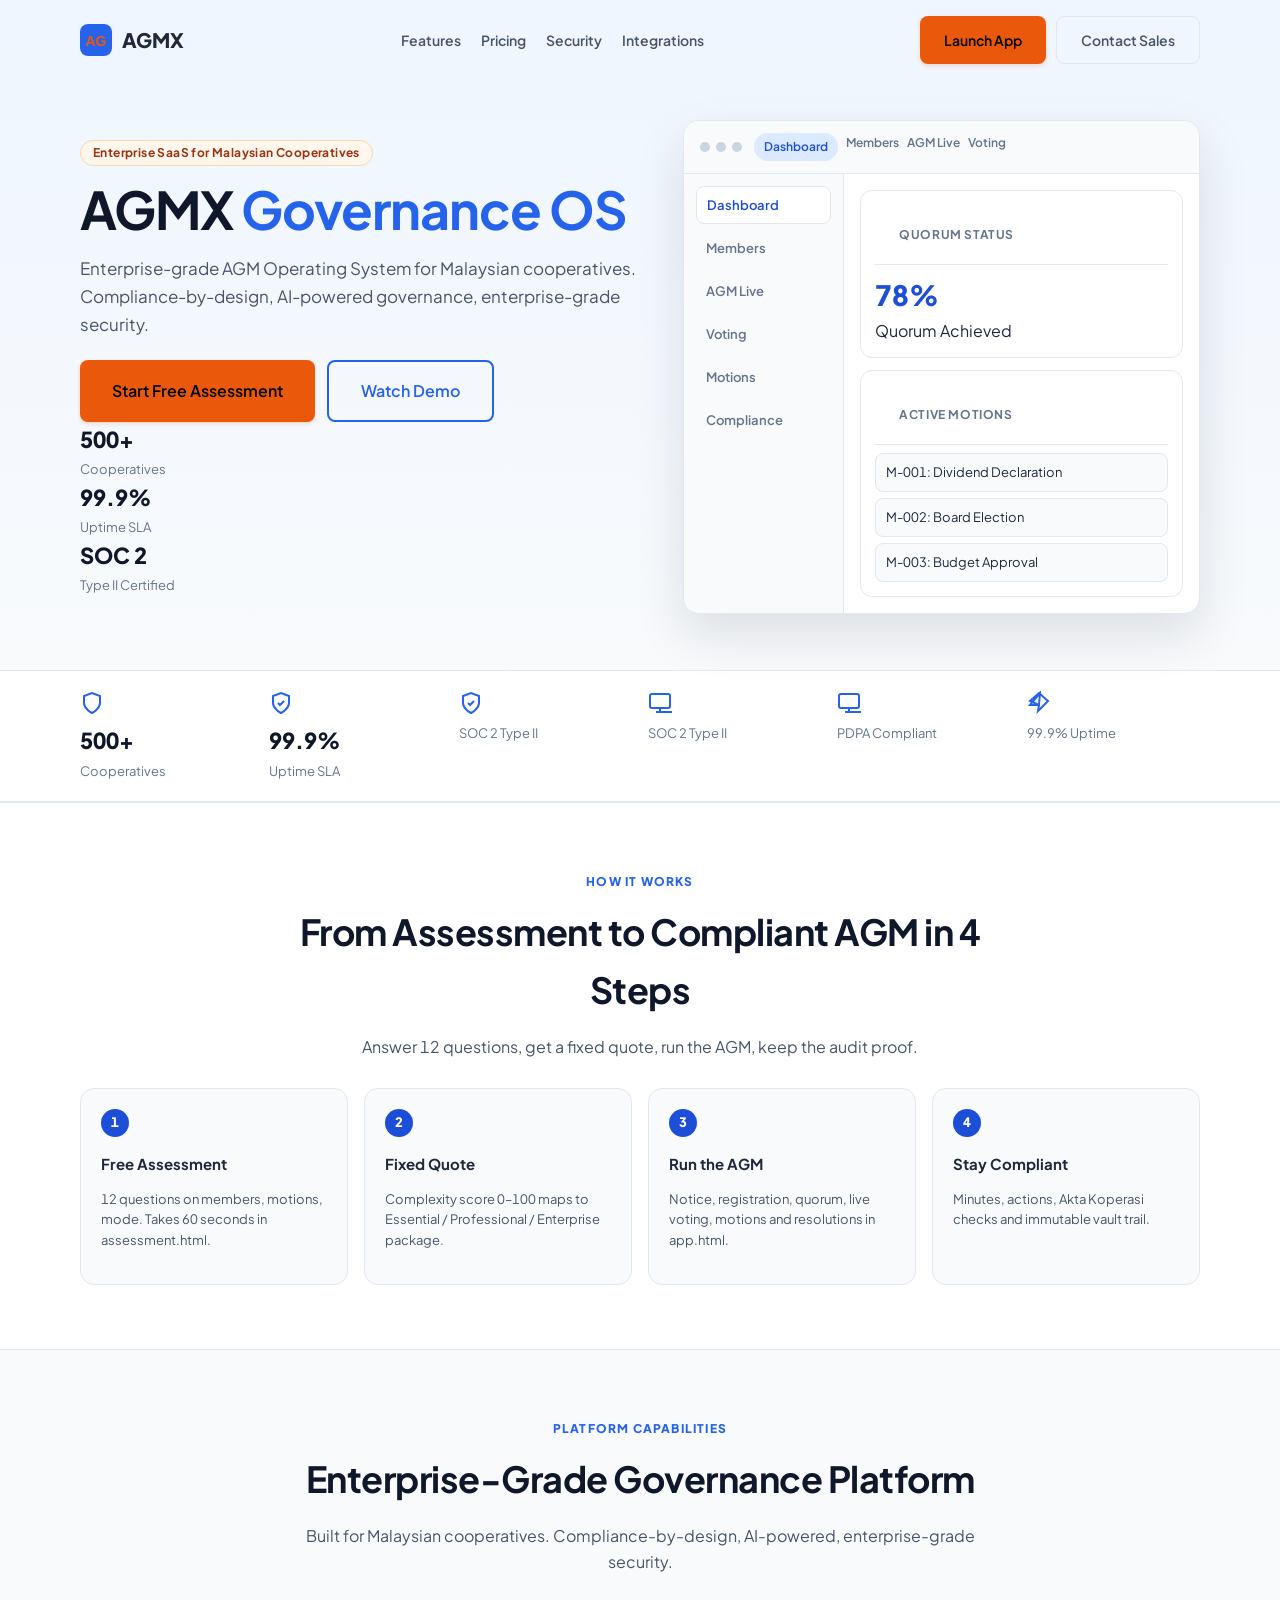
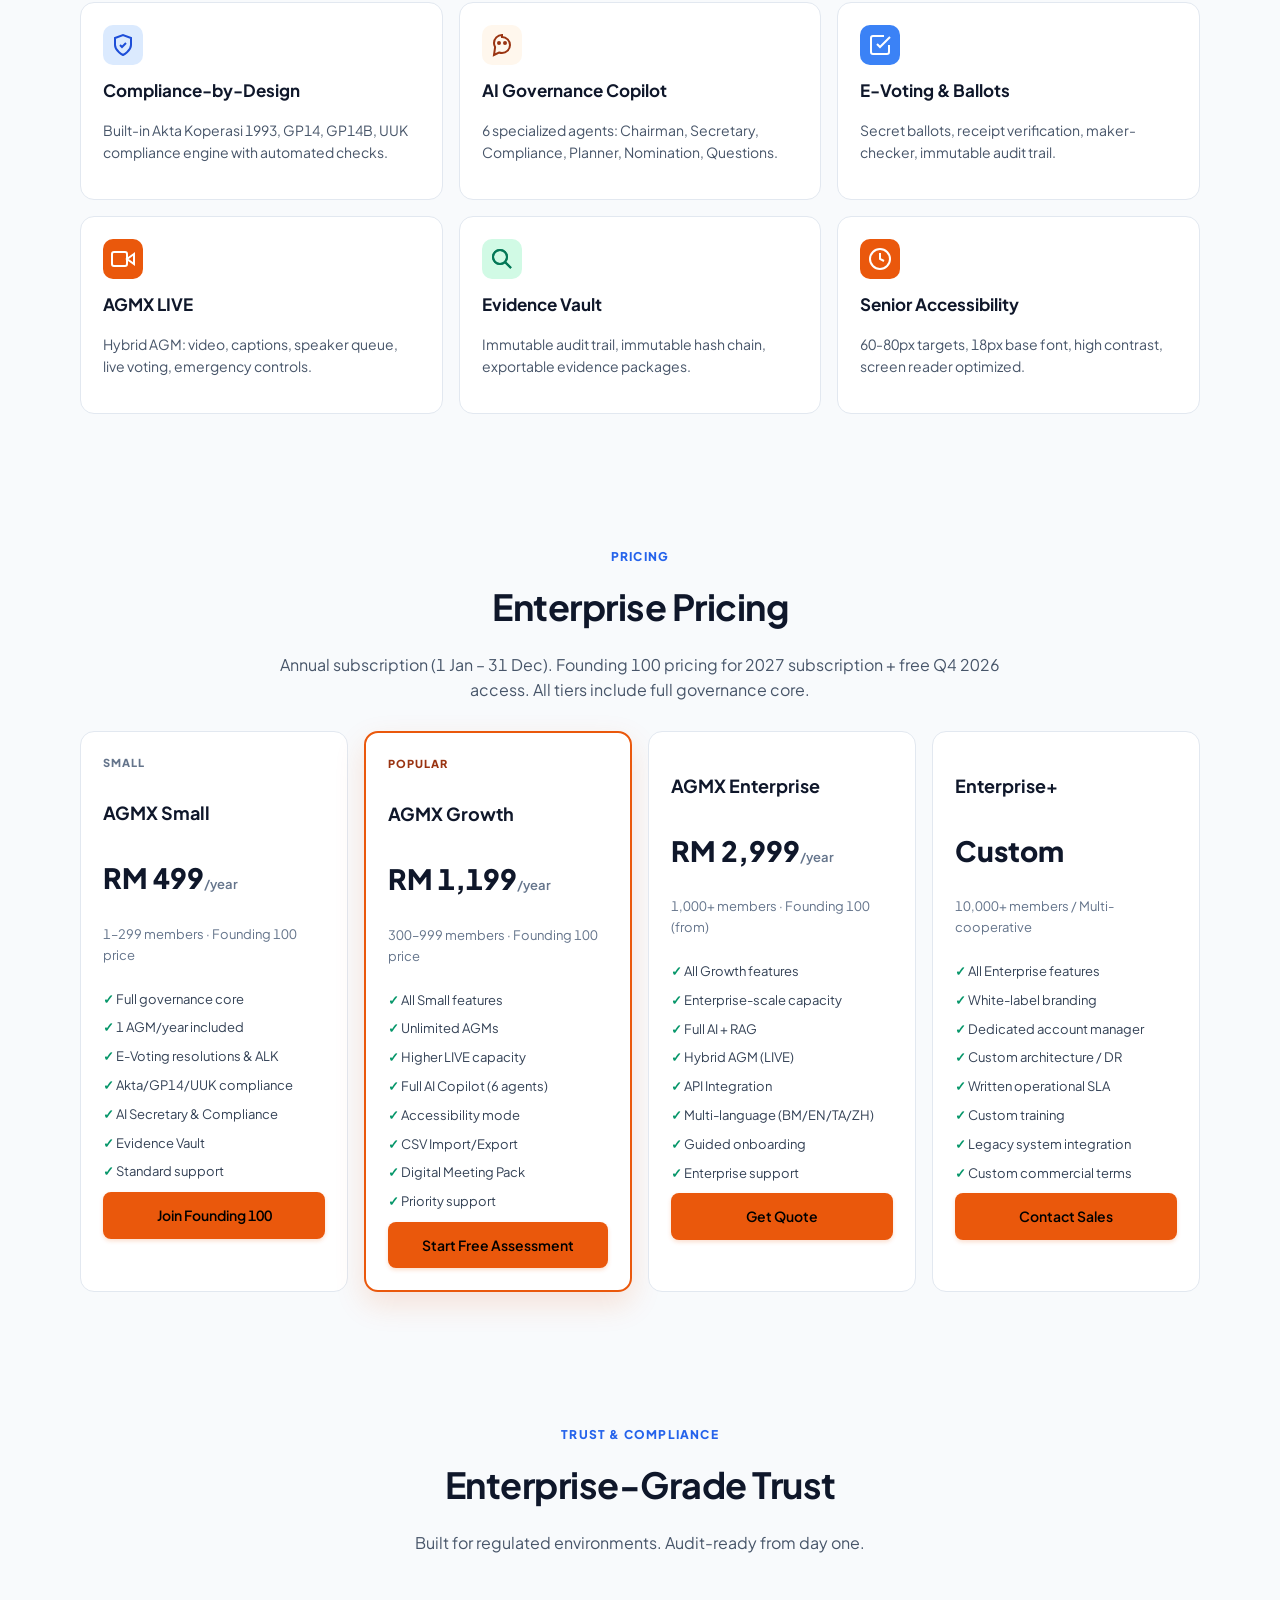
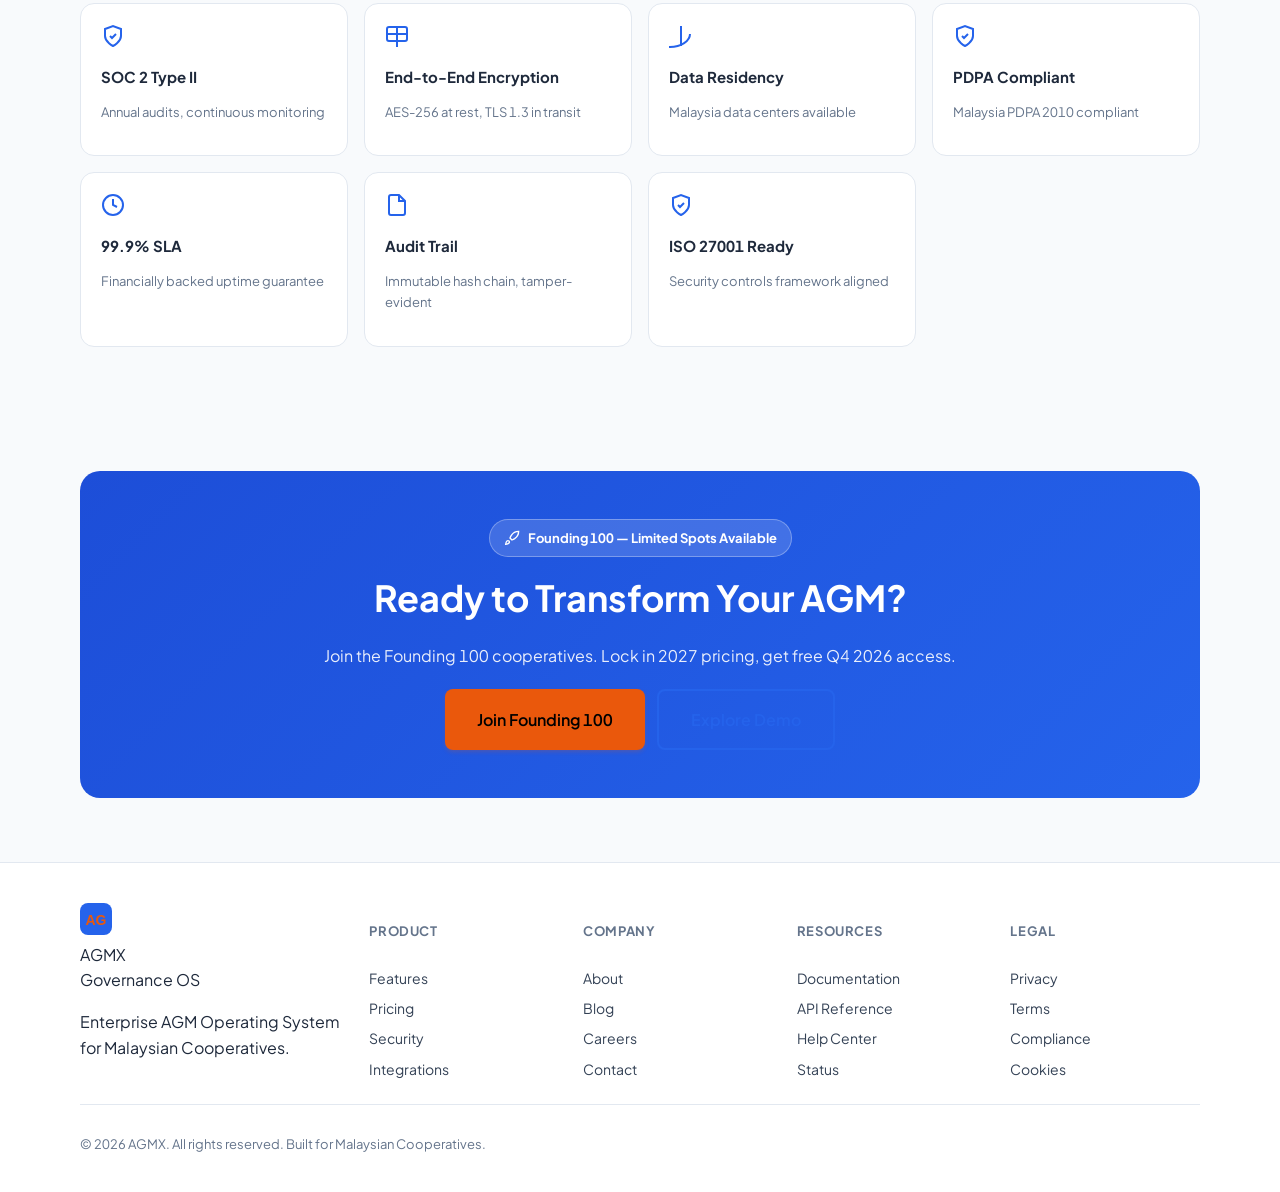
<file: index.html>
<!DOCTYPE html>
<html lang="ms">
<head>
  <meta charset="UTF-8">
  <meta name="viewport" content="width=device-width, initial-scale=1.0, maximum-scale=5.0">
  <meta name="description" content="AGMX — Enterprise SaaS Platform for Malaysian Cooperative AGM Governance. AI Governance Copilot, E-Voting, Compliance-by-Design.">
  <meta name="theme-color" content="#2563EB">
  <meta name="apple-mobile-web-app-capable" content="yes">
  <meta name="apple-mobile-web-app-status-bar-style" content="default">
  <meta name="apple-mobile-web-app-title" content="AGMX">
  <meta property="og:title" content="AGMX · Enterprise AGM Operating System">
  <meta property="og:description" content="Enterprise SaaS Platform for Malaysian Cooperative AGM Governance. AI Governance Copilot, E-Voting, Compliance-by-Design.">
  <meta property="og:type" content="website">
  <meta property="og:url" content="https://agmx-project.vercel.app/">
  <meta property="og:image" content="https://agmx-project.vercel.app/assets/enterprise/01-hero-og-banner.png">
  <meta name="twitter:card" content="summary_large_image">
  <meta name="twitter:title" content="AGMX · Enterprise AGM Operating System">
  <meta name="twitter:description" content="Enterprise SaaS Platform for Malaysian Cooperative AGM Governance.">
  <meta name="twitter:image" content="https://agmx-project.vercel.app/assets/enterprise/01-hero-og-banner.png">
  <title>AGMX · Enterprise AGM Operating System</title>
  <link rel="icon" type="image/svg+xml" href="data:image/svg+xml,%3Csvg xmlns='http://www.w3.org/2000/svg' viewBox='0 0 64 64'%3E%3Crect width='64' height='64' rx='12' fill='%232563EB'/%3E%3Ctext x='50%25' y='54%25' text-anchor='middle' dominant-baseline='central' font-family='Arial' font-weight='800' font-size='28' fill='%23EA580C'%3EAG%3C/text%3E%3C/svg%3E">
  <link rel="manifest" href="manifest.json">
  <link rel="preconnect" href="https://fonts.googleapis.com" crossorigin>
  <link rel="preconnect" href="https://fonts.gstatic.com" crossorigin>
  <link href="https://fonts.googleapis.com/css2?family=Plus+Jakarta+Sans:ital,wght@0,400;0,500;0,600;0,700;0,800;1,400&display=swap" rel="stylesheet">
  <link rel="stylesheet" href="styles.css">
  <script>
    // Theme initialization
    (function() {
      var theme = localStorage.getItem('theme') || 'light';
      var senior = localStorage.getItem('seniorMode') === 'true';
      var contrast = localStorage.getItem('highContrast') === 'true';
      document.documentElement.classList.toggle('dark', theme === 'dark');
      document.documentElement.classList.toggle('senior-mode', senior);
      document.documentElement.classList.toggle('high-contrast', contrast);
    })();
  </script>
</head>
<body>
  <a href="#main" class="skip-link">Skip to main content</a>

  <header class="hero">
    <div class="container">
      <nav class="nav-top" aria-label="Top navigation">
        <div class="nav-brand">
          <svg class="logo-mark" viewBox="0 0 32 32" fill="none" xmlns="http://www.w3.org/2000/svg" width="32" height="32" aria-hidden="true">
            <rect width="32" height="32" rx="8" fill="#2563EB"/>
            <text x="50%" y="54%" text-anchor="middle" dominant-baseline="central" font-family="Arial, sans-serif" font-weight="800" font-size="14" fill="#EA580C">AG</text>
          </svg>
          <span class="logo-text">AGMX</span>
        </div>
        <div class="nav-links" role="navigation" aria-label="Main navigation">
          <a href="#features" class="nav-link">Features</a>
          <a href="#pricing" class="nav-link">Pricing</a>
          <a href="#security" class="nav-link">Security</a>
          <a href="#integrations" class="nav-link">Integrations</a>
        </div>
        <div class="nav-actions">
          <a href="app.html" class="btn btn-primary">Launch App</a>
          <a href="#contact" class="btn btn-ghost">Contact Sales</a>
        </div>
      </nav>

      <div class="hero-grid">
        <div class="hero-text">
          <span class="badge badge-accent">Enterprise SaaS for Malaysian Cooperatives</span>
          <h1>AGMX <span class="highlight">Governance OS</span></h1>
          <p class="hero-subtitle">Enterprise-grade AGM Operating System for Malaysian cooperatives. Compliance-by-design, AI-powered governance, enterprise-grade security.</p>
          <div class="hero-actions">
            <a href="#pricing" class="btn btn-primary btn-lg">Start Free Assessment</a>
            <a href="#demo" class="btn btn-secondary btn-lg">Watch Demo</a>
          </div>
          <div class="hero-trust">
            <div class="trust-item">
              <span class="trust-number">500+</span>
              <span class="trust-label">Cooperatives</span>
            </div>
            <div class="trust-item">
              <span class="trust-number">99.9%</span>
              <span class="trust-label">Uptime SLA</span>
            </div>
            <div class="trust-item">
              <span class="trust-number">SOC 2</span>
              <span class="trust-label">Type II Certified</span>
            </div>
          </div>
        </div>
        <div class="hero-visual">
        <div class="dashboard-preview">
          <div class="preview-header">
            <div class="window-controls">
              <span class="dot close"></span>
              <span class="dot minimize"></span>
              <span class="dot maximize"></span>
            </div>
            <div class="preview-tabs">
              <span class="tab active">Dashboard</span>
              <span class="tab">Members</span>
              <span class="tab">AGM Live</span>
              <span class="tab">Voting</span>
            </div>
          </div>
          <div class="preview-content">
            <div class="preview-sidebar">
              <div class="sidebar-item active">Dashboard</div>
              <div class="sidebar-item">Members</div>
              <div class="sidebar-item">AGM Live</div>
              <div class="sidebar-item">Voting</div>
              <div class="sidebar-item">Motions</div>
              <div class="sidebar-item">Compliance</div>
            </div>
            <div class="preview-main">
              <div class="preview-card">
                <div class="card-header">Quorum Status</div>
                <div class="progress-ring" style="--progress: 78">78%</div>
                <div class="progress-label">Quorum Achieved</div>
              </div>
              <div class="preview-card">
                <div class="card-header">Active Motions</div>
                <div class="motion-item">M-001: Dividend Declaration</div>
                <div class="motion-item">M-002: Board Election</div>
                <div class="motion-item">M-003: Budget Approval</div>
              </div>
            </div>
          </div>
        </div>
        </div>
      </div>
    </div>
  </header>

  <!-- Trust Bar -->
  <section class="trust-bar" aria-label="Trusted by">
    <div class="container">
      <div class="trust-grid">
        <div class="trust-item">
          <div class="trust-icon" aria-hidden="true">
            <svg viewBox="0 0 24 24" fill="none" stroke="currentColor" stroke-width="2" width="24" height="24">
              <path d="M12 22s8-4 8-10V5l-8-3-8 3v7c0 6 8 10 8 10z"/>
            </svg>
          </div>
          <span class="trust-number">500+</span>
          <span class="trust-label">Cooperatives</span>
        </div>
        <div class="trust-item">
          <div class="trust-icon" aria-hidden="true">
            <svg viewBox="0 0 24 24" fill="none" stroke="currentColor" stroke-width="2" width="24" height="24">
              <path d="M12 22s8-4 8-10V5l-8-3-8 3v7c0 6 8 10 8 10z"/>
              <path d="M9 12l2 2 4-4"/>
            </svg>
          </div>
          <span class="trust-number">99.9%</span>
          <span class="trust-label">Uptime SLA</span>
        </div>
        <div class="trust-item">
          <div class="trust-icon" aria-hidden="true">
            <svg viewBox="0 0 24 24" fill="none" stroke="currentColor" stroke-width="2" width="24" height="24">
              <path d="M12 22s8-4 8-10V5l-8-3-8 3v7c0 6 8 10 8 10z"/>
              <path d="M9 12l2 2 4-4"/>
            </svg>
          </div>
          <span class="trust-label">SOC 2 Type II</span>
        </div>
        <div class="trust-item">
          <div class="trust-icon" aria-hidden="true">
            <svg viewBox="0 0 24 24" fill="none" stroke="currentColor" stroke-width="2" width="24" height="24">
              <rect x="2" y="3" width="20" height="14" rx="2"/>
              <path d="M8 21h16M12 17v4"/>
            </svg>
          </div>
          <span class="trust-label">SOC 2 Type II</span>
        </div>
        <div class="trust-item">
          <div class="trust-icon" aria-hidden="true">
            <svg viewBox="0 0 24 24" fill="none" stroke="currentColor" stroke-width="2" width="24" height="24">
              <rect x="2" y="3" width="20" height="14" rx="2"/>
              <path d="M8 21h16M12 17v4"/>
            </svg>
          </div>
          <span class="trust-label">PDPA Compliant</span>
        </div>
        <div class="trust-item">
          <div class="trust-icon" aria-hidden="true">
            <svg viewBox="0 0 24 24" fill="none" stroke="currentColor" stroke-width="2" width="24" height="24">
              <polygon points="13 2 3 14 12 14 11 20 21 10 12 2 3 10 12 14"/>
            </svg>
          </div>
          <span class="trust-label">99.9% Uptime</span>
        </div>
      </div>
    </div>
  </section>


  <!-- How It Works (concept in 4 steps) -->
  <section class="how-section" aria-labelledby="how-heading">
    <div class="container">
      <header class="section-header">
        <span class="section-label">How It Works</span>
        <h2 id="how-heading">From Assessment to Compliant AGM in 4 Steps</h2>
        <p class="section-subtitle">Answer 12 questions, get a fixed quote, run the AGM, keep the audit proof.</p>
      </header>
      <div class="how-grid">
        <article class="how-card"><div class="how-num">1</div><h3>Free Assessment</h3><p>12 questions on members, motions, mode. Takes 60 seconds in assessment.html.</p></article>
        <article class="how-card"><div class="how-num">2</div><h3>Fixed Quote</h3><p>Complexity score 0–100 maps to Essential / Professional / Enterprise package.</p></article>
        <article class="how-card"><div class="how-num">3</div><h3>Run the AGM</h3><p>Notice, registration, quorum, live voting, motions and resolutions in app.html.</p></article>
        <article class="how-card"><div class="how-num">4</div><h3>Stay Compliant</h3><p>Minutes, actions, Akta Koperasi checks and immutable vault trail.</p></article>
      </div>
    </div>
  </section>

  <!-- Features Section -->
  <section id="features" class="features-section" aria-labelledby="features-heading">
    <div class="container">
      <header class="section-header">
        <span class="section-label">Platform Capabilities</span>
        <h2 id="features-heading">Enterprise-Grade Governance Platform</h2>
        <p class="section-subtitle">Built for Malaysian cooperatives. Compliance-by-design, AI-powered, enterprise-grade security.</p>
      </header>
      <div class="features-grid">
        <article class="feature-card">
          <div class="feature-icon primary" aria-hidden="true">
            <svg viewBox="0 0 24 24" fill="none" stroke="currentColor" stroke-width="2" width="24" height="24">
              <path d="M12 22s8-4 8-10V5l-8-3-8 3v7c0 6 8 10 8 10z"/>
              <path d="M9 12l2 2 4-4"/>
            </svg>
          </div>
          <h3>Compliance-by-Design</h3>
          <p>Built-in Akta Koperasi 1993, GP14, GP14B, UUK compliance engine with automated checks.</p>
        </article>
        <article class="feature-card">
          <div class="feature-icon accent" aria-hidden="true">
            <svg viewBox="0 0 24 24" fill="none" stroke="currentColor" stroke-width="2" width="24" height="24">
              <path d="M12 2a8 8 0 0 0-8 8c0 1.5.4 2.9 1.1 4.1L4 22l5-2.5c.9.3 1.9.5 3 .5a8 8 0 1 0 0-16z"/>
              <circle cx="9" cy="10" r="1" fill="currentColor"/>
              <circle cx="15" cy="10" r="1" fill="currentColor"/>
            </svg>
          </div>
          <h3>AI Governance Copilot</h3>
          <p>6 specialized agents: Chairman, Secretary, Compliance, Planner, Nomination, Questions.</p>
        </article>
        <article class="feature-card">
          <div class="feature-icon" style="background: var(--color-secondary); color: white;">
            <svg viewBox="0 0 24 24" fill="none" stroke="currentColor" stroke-width="2" width="24" height="24">
              <polyline points="9 11 12 14 22 4"/>
              <path d="M21 12v7a2 2 0 0 1-2 2H5a2 2 0 0 1-2-2V5a2 2 0 0 1 2-2h11"/>
            </svg>
          </div>
          <h3>E-Voting & Ballots</h3>
          <p>Secret ballots, receipt verification, maker-checker, immutable audit trail.</p>
        </article>
        <article class="feature-card">
          <div class="feature-icon" style="background: var(--color-accent); color: white;">
            <svg viewBox="0 0 24 24" fill="none" stroke="currentColor" stroke-width="2" width="24" height="24">
              <polygon points="23 7 16 12 23 17 23 7"/>
              <rect x="1" y="5" width="15" height="14" rx="2"/>
            </svg>
          </div>
          <h3>AGMX LIVE</h3>
          <p>Hybrid AGM: video, captions, speaker queue, live voting, emergency controls.</p>
        </article>
        <article class="feature-card">
          <div class="feature-icon success">
            <svg viewBox="0 0 24 24" fill="none" stroke="currentColor" stroke-width="2" width="24" height="24">
              <path d="M21 21l-6-6m2-5a7 7 0 11-14 0 7 7 0 0114 0z"/>
              <path d="M21 21l-6-6m2-5a7 7 0 11-14 0 7 7 0 0114 0z"/>
            </svg>
          </div>
          <h3>Evidence Vault</h3>
          <p>Immutable audit trail, immutable hash chain, exportable evidence packages.</p>
        </article>
        <article class="feature-card">
          <div class="feature-icon" style="background: var(--color-accent); color: white;">
            <svg viewBox="0 0 24 24" fill="none" stroke="currentColor" stroke-width="2" width="24" height="24">
              <circle cx="12" cy="12" r="10"/>
              <path d="M12 6v6l4 2"/>
            </svg>
          </div>
          <h3>Senior Accessibility</h3>
          <p>60-80px targets, 18px base font, high contrast, screen reader optimized.</p>
        </article>
      </div>
    </div>
  </section>

  <!-- Pricing Section -->
  <section id="pricing" class="pricing-section" aria-labelledby="pricing-heading">
    <div class="container">
      <header class="section-header">
        <span class="section-label">Pricing</span>
        <h2 id="pricing-heading">Enterprise Pricing</h2>
        <p class="section-subtitle">Annual subscription (1 Jan – 31 Dec). Founding 100 pricing for 2027 subscription + free Q4 2026 access. All tiers include full governance core.</p>
      </header>
      <div class="pricing-grid">
        <article class="pricing-card">
          <div class="plan-badge">SMALL</div>
          <h3>AGMX Small</h3>
          <div class="price">RM 499<span>/year</span></div>
          <p class="plan-desc">1–299 members · Founding 100 price</p>
          <ul class="features">
            <li>Full governance core</li>
            <li>1 AGM/year included</li>
            <li>E-Voting resolutions & ALK</li>
            <li>Akta/GP14/UUK compliance</li>
            <li>AI Secretary & Compliance</li>
            <li>Evidence Vault</li>
            <li>Standard support</li>
          </ul>
          <a href="#contact" class="btn btn-primary btn-block">Join Founding 100</a>
        </article>
        <article class="pricing-card featured">
          <div class="plan-badge popular">POPULAR</div>
          <h3>AGMX Growth</h3>
          <div class="price">RM 1,199<span>/year</span></div>
          <p class="plan-desc">300–999 members · Founding 100 price</p>
          <ul class="features">
            <li>All Small features</li>
            <li>Unlimited AGMs</li>
            <li>Higher LIVE capacity</li>
            <li>Full AI Copilot (6 agents)</li>
            <li>Accessibility mode</li>
            <li>CSV Import/Export</li>
            <li>Digital Meeting Pack</li>
            <li>Priority support</li>
          </ul>
          <a href="#" class="btn btn-accent btn-block">Start Free Assessment</a>
        </article>
        <article class="pricing-card">
          <h3>AGMX Enterprise</h3>
          <div class="price">RM 2,999<span>/year</span></div>
          <p class="plan-desc">1,000+ members · Founding 100 (from)</p>
          <ul class="features">
            <li>All Growth features</li>
            <li>Enterprise-scale capacity</li>
            <li>Full AI + RAG</li>
            <li>Hybrid AGM (LIVE)</li>
            <li>API Integration</li>
            <li>Multi-language (BM/EN/TA/ZH)</li>
            <li>Guided onboarding</li>
            <li>Enterprise support</li>
          </ul>
          <a href="#" class="btn btn-primary btn-block">Get Quote</a>
        </article>
        <article class="pricing-card">
          <h3>Enterprise+</h3>
          <div class="price">Custom</div>
          <p class="plan-desc">10,000+ members / Multi-cooperative</p>
          <ul class="features">
            <li>All Enterprise features</li>
            <li>White-label branding</li>
            <li>Dedicated account manager</li>
            <li>Custom architecture / DR</li>
            <li>Written operational SLA</li>
            <li>Custom training</li>
            <li>Legacy system integration</li>
            <li>Custom commercial terms</li>
          </ul>
          <a href="#" class="btn btn-primary btn-block">Contact Sales</a>
        </article>
      </div>
    </div>
  </section>

  <!-- Trust & Compliance -->
  <section id="security" class="trust-section" aria-labelledby="security-heading">
    <div class="container">
      <header class="section-header">
        <span class="section-label">Trust & Compliance</span>
        <h2 id="security-heading">Enterprise-Grade Trust</h2>
        <p class="section-subtitle">Built for regulated environments. Audit-ready from day one.</p>
      </header>
      <div class="trust-grid">
        <article class="trust-card">
          <div class="trust-icon" aria-hidden="true">
            <svg viewBox="0 0 24 24" fill="none" stroke="currentColor" stroke-width="2" width="24" height="24">
              <path d="M12 22s8-4 8-10V5l-8-3-8 3v7c0 6 8 10 8 10z"/>
              <path d="M9 12l2 2 4-4"/>
            </svg>
          </div>
          <h3>SOC 2 Type II</h3>
          <p>Annual audits, continuous monitoring</p>
        </article>
        <article class="trust-card">
          <div class="trust-icon" aria-hidden="true">
            <svg viewBox="0 0 24 24" fill="none" stroke="currentColor" stroke-width="2" width="24" height="24">
              <rect x="2" y="3" width="20" height="14" rx="2"/>
              <path d="M2 10h20M12 3v20"/>
            </svg>
          </div>
          <h3>End-to-End Encryption</h3>
          <p>AES-256 at rest, TLS 1.3 in transit</p>
        </article>
        <article class="trust-card">
          <div class="trust-icon" aria-hidden="true">
            <svg viewBox="0 0 24 24" fill="none" stroke="currentColor" stroke-width="2" width="24" height="24">
              <path d="M21 10c0 7-9 13-20 13s-20-6-20-13"/>
              <path d="M12 2v20M12 4v16M12 6v12M12 8v8"/>
            </svg>
          </div>
          <h3>Data Residency</h3>
          <p>Malaysia data centers available</p>
        </article>
        <article class="trust-card">
          <div class="trust-icon" aria-hidden="true">
            <svg viewBox="0 0 24 24" fill="none" stroke="currentColor" stroke-width="2" width="24" height="24">
              <path d="M12 22s8-4 8-10V5l-8-3-8 3v7c0 6 8 10 8 10z"/>
              <path d="M9 12l2 2 4-4"/>
            </svg>
          </div>
          <h3>PDPA Compliant</h3>
          <p>Malaysia PDPA 2010 compliant</p>
        </article>
        <article class="trust-card">
          <div class="trust-icon" aria-hidden="true">
            <svg viewBox="0 0 24 24" fill="none" stroke="currentColor" stroke-width="2" width="24" height="24">
              <circle cx="12" cy="12" r="10"/>
              <path d="M12 6v6l4 2"/>
            </svg>
          </div>
          <h3>99.9% SLA</h3>
          <p>Financially backed uptime guarantee</p>
        </article>
        <article class="trust-card">
          <div class="trust-icon" aria-hidden="true">
            <svg viewBox="0 0 24 24" fill="none" stroke="currentColor" stroke-width="2" width="24" height="24">
              <path d="M14 2H6a2 2 0 0 0-2 2v16a2 2 0 0 0 2 2h12a2 2 0 0 0 2-2V8z"/>
              <polyline points="14 2 14 8 20 8"/>
            </svg>
          </div>
          <h3>Audit Trail</h3>
          <p>Immutable hash chain, tamper-evident</p>
        </article>
        <article class="trust-card">
          <div class="trust-icon" aria-hidden="true">
            <svg viewBox="0 0 24 24" fill="none" stroke="currentColor" stroke-width="2" width="24" height="24">
              <path d="M12 22s8-4 8-10V5l-8-3-8 3v7c0 6 8 10 8 10z"/>
              <path d="M9 12l2 2 4-4"/>
            </svg>
          </div>
          <h3>ISO 27001 Ready</h3>
          <p>Security controls framework aligned</p>
        </article>
      </div>
    </div>
  </section>

  <!-- CTA Section -->
  <section class="cta-section" aria-labelledby="cta-heading">
    <div class="container">
      <div class="cta-card">
        <div class="cta-badge"><svg viewBox="0 0 24 24" fill="none" stroke="currentColor" stroke-width="2" width="16" height="16" aria-hidden="true"><path d="M4.5 16.5c-1.5 1.26-2 5-2 5s3.74-.5 5-2c.71-.84.7-2.13-.09-2.91a2.18 2.18 0 0 0-2.91-.09z"/><path d="M12 15l-3-3a22 22 0 0 1 2-3.95A12.88 12.88 0 0 1 22 2c0 2.72-.78 7.5-6 11a22.35 22.35 0 0 1-4 2z"/></svg> Founding 100 — Limited Spots Available</div>
        <h2 id="cta-heading">Ready to Transform Your AGM?</h2>
        <p>Join the Founding 100 cooperatives. Lock in 2027 pricing, get free Q4 2026 access.</p>
        <div class="cta-actions">
          <a href="#contact" class="btn btn-accent btn-lg">Join Founding 100</a>
          <a href="app.html" class="btn btn-secondary btn-lg">Explore Demo</a>
        </div>
      </div>
    </div>
  </section>

  <!-- Footer -->
  <footer class="footer" role="contentinfo">
    <div class="container">
      <div class="footer-grid">
        <div class="footer-brand">
          <div class="logo-mark" aria-hidden="true">
            <svg viewBox="0 0 32 32" fill="none" xmlns="http://www.w3.org/2000/svg" width="32" height="32">
              <rect width="32" height="32" rx="8" fill="#2563EB"/>
              <text x="50%" y="54%" text-anchor="middle" dominant-baseline="central" font-family="Arial, sans-serif" font-weight="800" font-size="14" fill="#EA580C">AG</text>
            </svg>
          </div>
          <div class="brand-text">
            <div class="b1">AGMX</div>
            <div class="b2">Governance OS</div>
          </div>
          <p>Enterprise AGM Operating System for Malaysian Cooperatives.</p>
        </div>
        <nav class="footer-nav">
          <h4>Product</h4>
          <a href="#features">Features</a>
          <a href="#pricing">Pricing</a>
          <a href="#security">Security</a>
          <a href="#integrations">Integrations</a>
        </nav>
        <nav class="footer-nav">
          <h4>Company</h4>
          <a href="#about">About</a>
          <a href="#blog">Blog</a>
          <a href="#careers">Careers</a>
          <a href="#contact">Contact</a>
        </nav>
        <nav class="footer-nav">
          <h4>Resources</h4>
          <a href="#docs">Documentation</a>
          <a href="#api">API Reference</a>
          <a href="#help">Help Center</a>
          <a href="#status">Status</a>
        </nav>
        <nav class="footer-nav">
          <h4>Legal</h4>
          <a href="#privacy">Privacy</a>
          <a href="#terms">Terms</a>
          <a href="#compliance">Compliance</a>
          <a href="#cookies">Cookies</a>
        </nav>
      </div>
      <div class="footer-bottom">
        <p>© 2026 AGMX. All rights reserved. Built for Malaysian Cooperatives.</p>
      </div>
    </div>
  </footer>
</body>
</html>
</file>
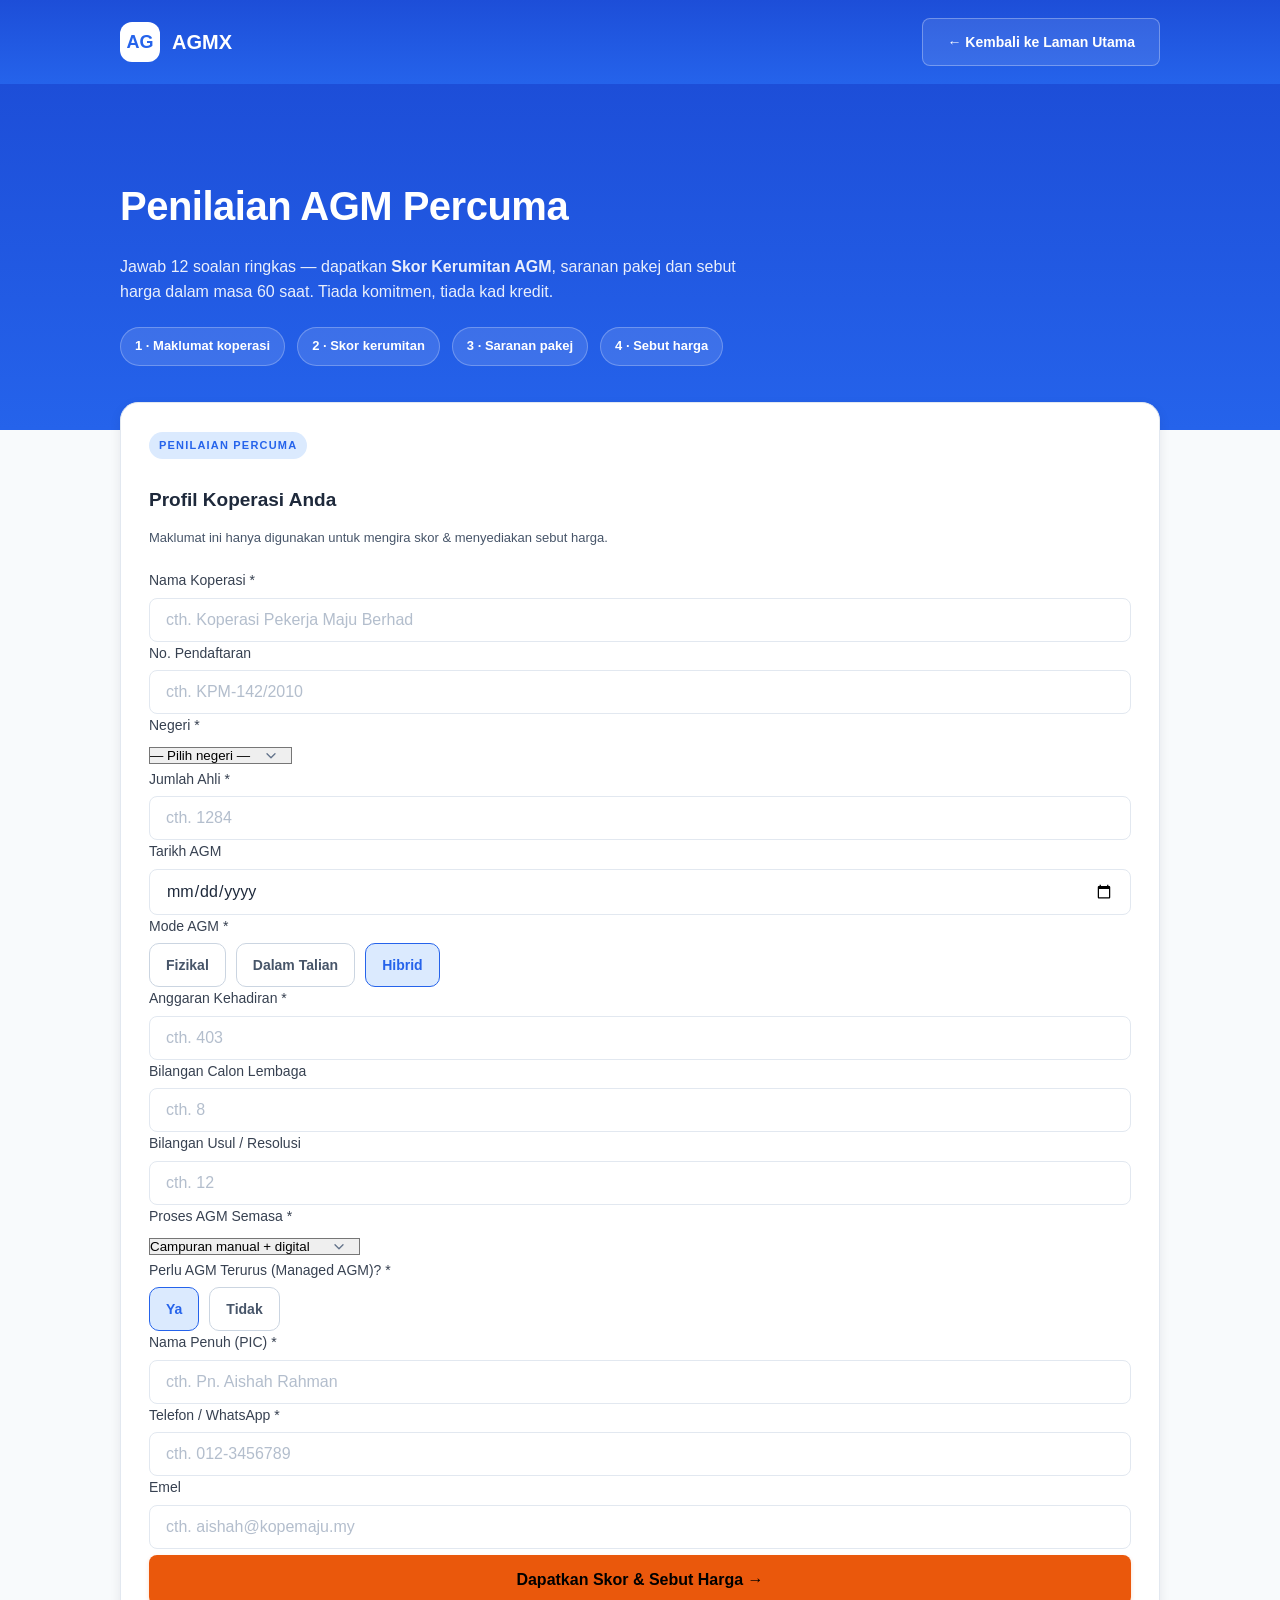
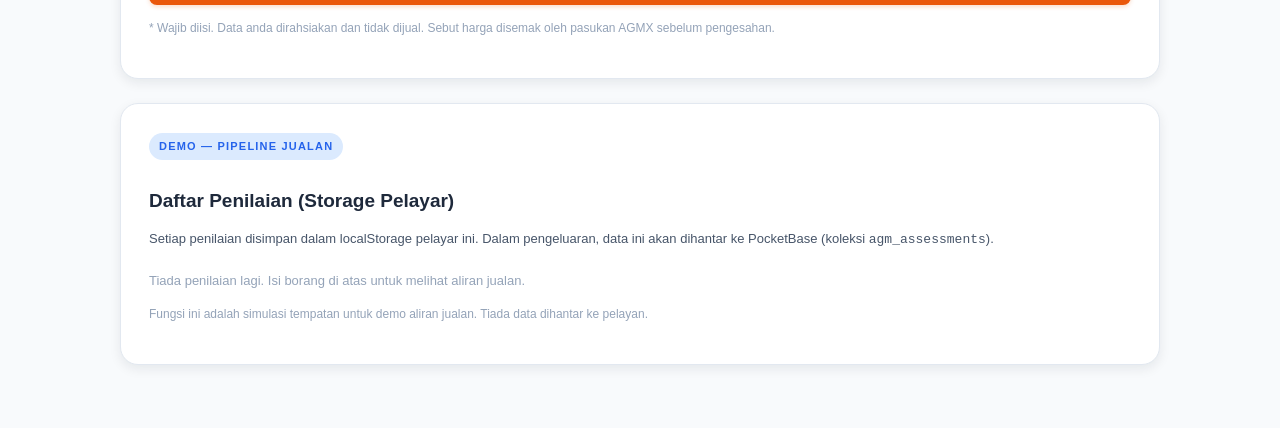
<file: assessment.html>
<!DOCTYPE html>
<html lang="ms">
<head>
  <meta charset="UTF-8">
  <meta name="viewport" content="width=device-width, initial-scale=1.0">
  <meta name="description" content="Penilaian AGM Percuma — dapatkan skor kerumitan, saranan pakej dan sebut harga untuk AGM koperasi anda dalam 60 saat. AGMX.">
  <title>Penilaian AGM Percuma · AGMX</title>
  <link rel="icon" type="image/svg+xml" href="data:image/svg+xml,%3Csvg xmlns='http://www.w3.org/2000/svg' viewBox='0 0 64 64'%3E%3Crect width='64' height='64' rx='14' fill='%230B5394'/%3E%3Ctext x='50%25' y='52%25' text-anchor='middle' dominant-baseline='central' font-family='Arial' font-weight='800' font-size='28' fill='%23D4A017'%3EAG%3C/text%3E%3C/svg%3E">
  <link rel="stylesheet" href="styles.css">
  <style>
    /* Assessment-specific layout (reuses the AGMX design system tokens) */
    body { background: var(--c-bg); }
    .as-header { background: linear-gradient(180deg, var(--c-primary-700), var(--c-primary)); color: #fff; padding: 18px 0; }
    .as-header .wrap { display: flex; align-items: center; justify-content: space-between; gap: 16px; }
    .as-brand { display: flex; align-items: center; gap: 12px; font-weight: 800; font-size: 20px; }
    .as-brand .ag-badge { width: 40px; height: 40px; border-radius: 12px; background: #fff; color: var(--c-primary); display: grid; place-items: center; font-size: 18px; font-weight: 800; }
    .as-hero { background: linear-gradient(180deg, var(--c-primary-700), var(--c-primary)); color: #fff; padding: 56px 0 64px; }
    .as-hero h1 { font-size: clamp(26px, 4vw, 40px); font-weight: 800; letter-spacing: -0.5px; margin-bottom: 12px; }
    .as-hero p { font-size: 16px; opacity: 0.9; max-width: 640px; line-height: 1.6; }
    .as-hero .steps { display: flex; gap: 12px; flex-wrap: wrap; margin-top: 22px; }
    .as-hero .step-chip { background: rgba(255,255,255,0.12); border: 1px solid rgba(255,255,255,0.25); padding: 8px 14px; border-radius: 999px; font-size: 13px; font-weight: 600; }
    .wrap { max-width: 1080px; margin: 0 auto; padding: 0 20px; }
    .as-main { margin-top: -28px; padding-bottom: 64px; }
    .as-card { background: #fff; border: 1px solid var(--c-border); border-radius: 18px; box-shadow: var(--sh-md); padding: 28px; }
    .as-card h2 { font-size: 19px; font-weight: 800; margin-bottom: 4px; }
    .as-card .sub { font-size: 13px; color: var(--c-text-2); margin-bottom: 20px; }
    .section-tag { display: inline-flex; align-items: center; gap: 6px; font-size: 11px; font-weight: 700; letter-spacing: 1.2px; text-transform: uppercase; color: var(--c-primary); background: var(--c-primary-100); padding: 5px 10px; border-radius: 999px; margin-bottom: 10px; }
    .radio-row { display: flex; gap: 10px; flex-wrap: wrap; }
    .radio-pill { position: relative; }
    .radio-pill input { position: absolute; opacity: 0; pointer-events: none; }
    .radio-pill span { display: inline-flex; align-items: center; gap: 6px; padding: 10px 16px; border: 1.5px solid var(--c-border-strong); border-radius: 10px; font-size: 14px; font-weight: 600; cursor: pointer; color: var(--c-text-2); transition: all 0.15s; background: var(--c-surface); }
    .radio-pill input:checked + span { border-color: var(--c-primary); background: var(--c-primary-100); color: var(--c-primary); }
    .radio-pill input:focus-visible + span { outline: 3px solid rgba(11,83,148,0.25); outline-offset: 2px; }
    .btn-primary { font-weight: 700; }
    .result-hidden { display: none; }
    .score-ring { width: 150px; height: 150px; border-radius: 50%; display: grid; place-items: center; margin: 0 auto 8px; position: relative; }
    .score-ring .score-num { font-size: 42px; font-weight: 800; color: var(--c-primary-700); }
    .score-ring .score-max { font-size: 13px; color: var(--c-text-3); }
    .factor-bar { height: 8px; border-radius: 999px; background: var(--c-divider); overflow: hidden; }
    .factor-bar > i { display: block; height: 100%; border-radius: 999px; background: linear-gradient(90deg, var(--c-primary), var(--c-accent)); }
    .pkg-card { border: 1.5px solid var(--c-border-strong); border-radius: 14px; padding: 18px; }
    .pkg-card.recommended { border-color: var(--c-accent); background: var(--c-accent-100); box-shadow: 0 0 0 3px rgba(212,160,23,0.15); }
    .pkg-price { font-size: 26px; font-weight: 800; color: var(--c-primary-700); }
    .pkg-price small { font-size: 13px; font-weight: 600; color: var(--c-text-3); }
    .lead-table td { font-size: 13px; }
    .fine { font-size: 12px; color: var(--c-text-3); line-height: 1.6; margin-top: 14px; }
    .pill-green { background: var(--c-success-100); color: #047857; }
    .toast { position: fixed; bottom: 24px; right: 24px; background: var(--c-primary-700); color: #fff; padding: 14px 20px; border-radius: 12px; font-size: 14px; font-weight: 600; box-shadow: var(--sh-lg); opacity: 0; transform: translateY(12px); transition: all 0.25s; z-index: 50; max-width: 340px; }
    .toast.show { opacity: 1; transform: translateY(0); }
    .result-grid { display: grid; grid-template-columns: 220px 1fr; gap: 24px; }
    @media (max-width: 720px) { .as-card { padding: 18px; } .result-grid { grid-template-columns: 1fr; } }
  </style>
</head>
<body>
  <header class="as-header">
    <div class="wrap">
      <div class="as-brand"><span class="ag-badge">AG</span> AGMX</div>
      <a href="/" class="btn btn-ghost" style="background:rgba(255,255,255,0.1);border-color:rgba(255,255,255,0.3);color:#fff">← Kembali ke Laman Utama</a>
    </div>
  </header>

  <section class="as-hero">
    <div class="wrap">
      <h1>Penilaian AGM Percuma</h1>
      <p>Jawab 12 soalan ringkas — dapatkan <strong>Skor Kerumitan AGM</strong>, saranan pakej dan sebut harga dalam masa 60 saat. Tiada komitmen, tiada kad kredit.</p>
      <div class="steps">
        <span class="step-chip">1 · Maklumat koperasi</span>
        <span class="step-chip">2 · Skor kerumitan</span>
        <span class="step-chip">3 · Saranan pakej</span>
        <span class="step-chip">4 · Sebut harga</span>
      </div>
    </div>
  </section>

  <main class="as-main">
    <div class="wrap">
      <div class="as-card" id="assessment-card">
        <span class="section-tag">Penilaian Percuma</span>
        <h2>Profil Koperasi Anda</h2>
        <p class="sub">Maklumat ini hanya digunakan untuk mengira skor &amp; menyediakan sebut harga.</p>

        <form id="assessment-form" novalidate>
          <div class="form-row">
            <div>
              <label class="label" for="coop-name">Nama Koperasi *</label>
              <input class="input" id="coop-name" type="text" placeholder="cth. Koperasi Pekerja Maju Berhad" required>
            </div>
            <div>
              <label class="label" for="coop-reg">No. Pendaftaran</label>
              <input class="input" id="coop-reg" type="text" placeholder="cth. KPM-142/2010">
            </div>
          </div>

          <div class="form-row">
            <div>
              <label class="label" for="coop-state">Negeri *</label>
              <select class="select" id="coop-state" required>
                <option value="">— Pilih negeri —</option>
                <option>Johor</option><option>Kedah</option><option>Kelantan</option>
                <option>Kuala Lumpur</option><option>Melaka</option><option>Negeri Sembilan</option>
                <option>Pahang</option><option>Perak</option><option>Perlis</option>
                <option>Pulau Pinang</option><option>Sabah</option><option>Sarawak</option>
                <option>Selangor</option><option>Terengganu</option>
              </select>
            </div>
            <div>
              <label class="label" for="coop-members">Jumlah Ahli *</label>
              <input class="input" id="coop-members" type="number" min="10" placeholder="cth. 1284" required>
            </div>
          </div>

          <div class="form-row">
            <div>
              <label class="label" for="agm-date">Tarikh AGM</label>
              <input class="input" id="agm-date" type="date">
            </div>
            <div>
              <label class="label">Mode AGM *</label>
              <div class="radio-row" role="radiogroup">
                <label class="radio-pill"><input type="radio" name="mode" value="physical"><span>Fizikal</span></label>
                <label class="radio-pill"><input type="radio" name="mode" value="online"><span>Dalam Talian</span></label>
                <label class="radio-pill"><input type="radio" name="mode" value="hybrid" checked><span>Hibrid</span></label>
              </div>
            </div>
          </div>

          <div class="form-row">
            <div>
              <label class="label" for="agm-attendance">Anggaran Kehadiran *</label>
              <input class="input" id="agm-attendance" type="number" min="1" placeholder="cth. 403" required>
            </div>
            <div>
              <label class="label" for="agm-candidates">Bilangan Calon Lembaga</label>
              <input class="input" id="agm-candidates" type="number" min="0" placeholder="cth. 8">
            </div>
          </div>

          <div class="form-row">
            <div>
              <label class="label" for="agm-motions">Bilangan Usul / Resolusi</label>
              <input class="input" id="agm-motions" type="number" min="0" placeholder="cth. 12">
            </div>
            <div>
              <label class="label" for="agm-process">Proses AGM Semasa *</label>
              <select class="select" id="agm-process" required>
                <option value="manual">Manual sepenuhnya (kertas)</option>
                <option value="mixed" selected>Campuran manual + digital</option>
                <option value="digital">Sudah digital</option>
              </select>
            </div>
          </div>

          <div class="form-row">
            <div>
              <label class="label">Perlu AGM Terurus (Managed AGM)? *</label>
              <div class="radio-row" role="radiogroup">
                <label class="radio-pill"><input type="radio" name="managed" value="yes" checked><span>Ya</span></label>
                <label class="radio-pill"><input type="radio" name="managed" value="no"><span>Tidak</span></label>
              </div>
            </div>
            <div>
              <label class="label" for="contact-name">Nama Penuh (PIC) *</label>
              <input class="input" id="contact-name" type="text" placeholder="cth. Pn. Aishah Rahman" required>
            </div>
          </div>

          <div class="form-row">
            <div>
              <label class="label" for="contact-phone">Telefon / WhatsApp *</label>
              <input class="input" id="contact-phone" type="tel" placeholder="cth. 012-3456789" required>
            </div>
            <div>
              <label class="label" for="contact-email">Emel</label>
              <input class="input" id="contact-email" type="email" placeholder="cth. aishah@kopemaju.my">
            </div>
          </div>

          <button type="submit" class="btn btn-primary btn-lg" style="width:100%;justify-content:center;margin-top:6px">
            Dapatkan Skor &amp; Sebut Harga →
          </button>
          <p class="fine">* Wajib diisi. Data anda dirahsiakan dan tidak dijual. Sebut harga disemak oleh pasukan AGMX sebelum pengesahan.</p>
        </form>
      </div>

      <!-- ============ RESULT ============ -->
      <div class="as-card result-hidden" id="result-card" style="margin-top:24px" aria-live="polite">
        <span class="section-tag">Keputusan Penilaian</span>
        <h2 id="result-coop"></h2>
        <p class="sub" id="result-summary"></p>

        <div class="result-grid">
          <div style="text-align:center">
            <div class="score-ring" id="score-ring">
              <div><div class="score-num" id="score-num">0</div><div class="score-max">/ 100 · Kerumitan</div></div>
            </div>
            <div id="score-label" class="badge" style="margin-top:4px">—</div>
          </div>
          <div>
            <div style="font-size:13px;font-weight:700;margin-bottom:8px;color:var(--c-text-2)">Faktor Kerumitan</div>
            <div id="factor-list"></div>
          </div>
        </div>

        <hr style="border:0;border-top:1px solid var(--c-divider);margin:22px 0">

        <div style="font-size:13px;font-weight:700;margin-bottom:10px;color:var(--c-text-2)">Saranan Pakej AGM</div>
        <div id="pkg-list" style="display:grid;grid-template-columns:repeat(auto-fit,minmax(220px,1fr));gap:14px"></div>

        <hr style="border:0;border-top:1px solid var(--c-divider);margin:22px 0">

        <div style="display:flex;flex-wrap:wrap;gap:16px;align-items:center;justify-content:space-between">
          <div>
            <div style="font-size:12px;color:var(--c-text-3);text-transform:uppercase;letter-spacing:0.6px;font-weight:700">Anggaran Pelaburan AGM</div>
            <div style="font-size:30px;font-weight:800;color:var(--c-primary-700)" id="quote-amount">—</div>
            <div style="font-size:13px;color:var(--c-text-2)" id="quote-annual"></div>
          </div>
          <div style="text-align:right">
            <a href="#lead" class="btn btn-accent btn-lg" id="book-btn">Sahkan Minat — Hubungi Saya</a>
            <div style="font-size:12px;color:var(--c-text-3);margin-top:8px">Pasukan AGMX akan hubungi dalam 24 jam bekerja.</div>
          </div>
        </div>

        <p class="fine">Anggaran ini dijana secara automatik. Sebut harga muktamad &amp; kontrak AGM akan disediakan selepas konsultasi percuma dengan pasukan AGMX. Simulasi &amp; demonstrasi AI tidak termasuk dalam jaminan kontrak.</p>
      </div>

      <!-- ============ LEAD ============ -->
      <div class="as-card result-hidden" id="lead-card" style="margin-top:24px">
        <span class="section-tag">Pembangunan Jualan</span>
        <h2>Permohonan Diterima ✓</h2>
        <p class="sub" id="lead-thanks"></p>
        <div style="display:grid;grid-template-columns:repeat(auto-fit,minmax(180px,1fr));gap:12px" id="lead-summary"></div>
        <div style="font-size:13px;font-weight:700;margin:20px 0 8px;color:var(--c-text-2)">Peringkat Pipeline</div>
        <div style="display:flex;gap:8px;flex-wrap:wrap">
          <span class="badge" style="background:var(--c-primary-100);color:var(--c-primary)">1 · Assessment Diterima</span>
          <span class="badge" style="background:var(--c-warning-100);color:#92400E">2 · Hubungi dalam 24 jam</span>
          <span class="badge">3 · Konsultasi Percuma</span>
          <span class="badge">4 · Sebut Harga</span>
          <span class="badge">5 · AGM Dijadualkan</span>
        </div>
      </div>

      <!-- ============ LEAD PIPELINE (demo, localStorage) ============ -->
      <div class="as-card" style="margin-top:24px">
        <span class="section-tag">Demo — Pipeline Jualan</span>
        <h2>Daftar Penilaian (Storage Pelayar)</h2>
        <p class="sub">Setiap penilaian disimpan dalam localStorage pelayar ini. Dalam pengeluaran, data ini akan dihantar ke PocketBase (koleksi <code>agm_assessments</code>).</p>
        <div id="lead-table-wrap"></div>
        <p class="fine" style="margin-top:10px">Fungsi ini adalah simulasi tempatan untuk demo aliran jualan. Tiada data dihantar ke pelayan.</p>
      </div>
    </div>
  </main>

  <div class="toast" id="toast" role="status" aria-live="polite"></div>

  <script src="assessment.js"></script>
</body>
</html>
</file>
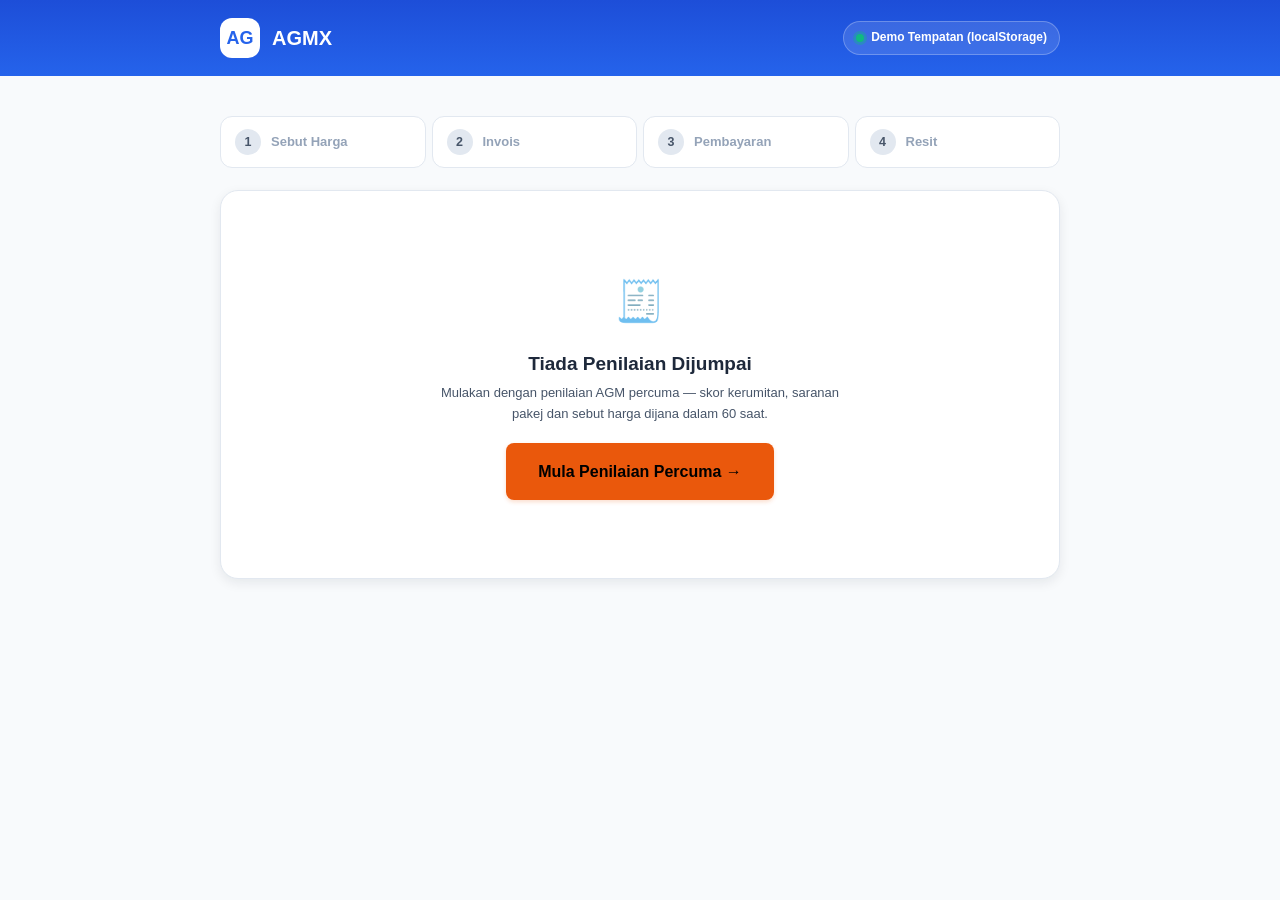
<file: checkout.html>
<!DOCTYPE html>
<html lang="ms">
<head>
  <meta charset="UTF-8">
  <meta name="viewport" content="width=device-width, initial-scale=1.0">
  <meta name="robots" content="noindex">
  <meta name="description" content="Sebut harga, invois dan pembayaran AGM — AGMX. Sahkan pakej AGM anda dan selesaikan pembayaran dengan selamat.">
  <title>Pembayaran AGM · AGMX</title>
  <link rel="icon" type="image/svg+xml" href="data:image/svg+xml,%3Csvg xmlns='http://www.w3.org/2000/svg' viewBox='0 0 64 64'%3E%3Crect width='64' height='64' rx='14' fill='%230B5394'/%3E%3Ctext x='50%25' y='52%25' text-anchor='middle' dominant-baseline='central' font-family='Arial' font-weight='800' font-size='28' fill='%23D4A017'%3EAG%3C/text%3E%3C/svg%3E">
  <link rel="stylesheet" href="styles.css">
  <style>
    body { background: var(--c-bg); }
    .as-header { background: linear-gradient(180deg, var(--c-primary-700), var(--c-primary)); color: #fff; padding: 18px 0; }
    .as-header .wrap { display: flex; align-items: center; justify-content: space-between; gap: 16px; }
    .as-brand { display: flex; align-items: center; gap: 12px; font-weight: 800; font-size: 20px; }
    .as-brand .ag-badge { width: 40px; height: 40px; border-radius: 12px; background: #fff; color: var(--c-primary); display: grid; place-items: center; font-size: 18px; font-weight: 800; }
    .wrap { max-width: 880px; margin: 0 auto; padding: 0 20px; }
    .as-main { padding: 40px 0 72px; }
    .as-card { background: #fff; border: 1px solid var(--c-border); border-radius: 18px; box-shadow: var(--sh-md); padding: 28px; }
    .as-card h2 { font-size: 19px; font-weight: 800; margin-bottom: 4px; }
    .as-card .sub { font-size: 13px; color: var(--c-text-2); margin-bottom: 20px; }
    .section-tag { display: inline-flex; align-items: center; gap: 6px; font-size: 11px; font-weight: 700; letter-spacing: 1.2px; text-transform: uppercase; color: var(--c-primary); background: var(--c-primary-100); padding: 5px 10px; border-radius: 999px; margin-bottom: 10px; }
    .backend-chip { display: inline-flex; align-items: center; gap: 7px; font-size: 12px; font-weight: 600; padding: 6px 12px; border-radius: 999px; background: rgba(255,255,255,0.12); border: 1px solid rgba(255,255,255,0.25); }
    .backend-chip .dot { width: 8px; height: 8px; border-radius: 50%; background: var(--c-warning); }
    .backend-chip.live .dot { background: var(--c-success); box-shadow: 0 0 0 3px rgba(16,185,129,0.35); }

    /* Stepper */
    .stepper { display: flex; gap: 6px; flex-wrap: wrap; margin: 0 0 22px; }
    .step { flex: 1; min-width: 130px; display: flex; align-items: center; gap: 10px; padding: 12px 14px; background: #fff; border: 1.5px solid var(--c-border); border-radius: 12px; font-size: 13px; font-weight: 600; color: var(--c-text-3); }
    .step .n { width: 26px; height: 26px; border-radius: 50%; display: grid; place-items: center; background: var(--c-divider); color: var(--c-text-2); font-weight: 800; font-size: 12.5px; flex-shrink: 0; }
    .step.active { border-color: var(--c-primary); color: var(--c-primary); box-shadow: 0 0 0 3px rgba(11,83,148,0.08); }
    .step.active .n { background: var(--c-primary); color: #fff; }
    .step.done { border-color: var(--c-success); color: #047857; }
    .step.done .n { background: var(--c-success); color: #fff; }

    .info-grid { display: grid; grid-template-columns: repeat(auto-fit, minmax(170px, 1fr)); gap: 10px; margin-bottom: 20px; }
    .info-cell { background: var(--c-bg); border: 1px solid var(--c-border); border-radius: 12px; padding: 11px 13px; }
    .info-cell .k { font-size: 10.5px; color: var(--c-text-3); text-transform: uppercase; letter-spacing: 0.5px; font-weight: 700; }
    .info-cell .v { font-size: 13.5px; font-weight: 700; margin-top: 2px; }

    .quote-table { width: 100%; border-collapse: collapse; font-size: 13.5px; }
    .quote-table th { text-align: left; font-size: 11px; text-transform: uppercase; letter-spacing: 0.6px; color: var(--c-text-3); padding: 8px 10px; border-bottom: 1.5px solid var(--c-border); }
    .quote-table td { padding: 10px; border-bottom: 1px solid var(--c-divider); }
    .quote-table .num { text-align: right; font-variant-numeric: tabular-nums; }
    .quote-table tfoot td { border-bottom: none; padding: 6px 10px; }
    .quote-table tfoot .grand td { padding-top: 12px; font-size: 17px; font-weight: 800; color: var(--c-primary-700); }

    .addon { display: flex; align-items: flex-start; gap: 10px; padding: 11px 13px; border: 1.5px solid var(--c-border); border-radius: 12px; cursor: pointer; transition: all 0.15s; background: var(--c-surface); }
    .addon:hover { border-color: var(--c-border-strong); }
    .addon input { margin-top: 3px; accent-color: var(--c-primary); width: 16px; height: 16px; }
    .addon.on { border-color: var(--c-primary); background: var(--c-primary-100); }

    .pay-method { display: flex; gap: 10px; flex-wrap: wrap; }
    .pay-pill { position: relative; flex: 1; min-width: 180px; }
    .pay-pill input { position: absolute; opacity: 0; pointer-events: none; }
    .pay-pill span { display: flex; flex-direction: column; gap: 4px; padding: 14px 16px; border: 1.5px solid var(--c-border-strong); border-radius: 12px; cursor: pointer; transition: all 0.15s; }
    .pay-pill span b { font-size: 14px; }
    .pay-pill span small { font-size: 12px; color: var(--c-text-2); line-height: 1.5; }
    .pay-pill input:checked + span { border-color: var(--c-primary); background: var(--c-primary-100); box-shadow: 0 0 0 3px rgba(11,83,148,0.08); }
    .pay-pill input:focus-visible + span { outline: 3px solid rgba(11,83,148,0.25); outline-offset: 2px; }

    .actions { display: flex; gap: 10px; flex-wrap: wrap; align-items: center; justify-content: space-between; margin-top: 22px; }
    .fine { font-size: 12px; color: var(--c-text-3); line-height: 1.6; margin-top: 14px; }
    .hidden { display: none; }

    .stamp { display: inline-grid; place-items: center; width: 110px; height: 110px; border: 3.5px dashed var(--c-success); border-radius: 50%; color: #047857; font-weight: 800; font-size: 15px; letter-spacing: 1px; transform: rotate(-12deg); text-align: center; line-height: 1.3; margin: 6px auto; }
    .audit-item { display: flex; gap: 10px; padding: 8px 0; border-bottom: 1px solid var(--c-divider); font-size: 12.5px; }
    .audit-item:last-child { border-bottom: none; }
    .audit-item .t { color: var(--c-text-3); font-variant-numeric: tabular-nums; white-space: nowrap; }

    .spinner { width: 42px; height: 42px; border-radius: 50%; border: 4px solid var(--c-primary-100); border-top-color: var(--c-primary); animation: spin 0.9s linear infinite; margin: 0 auto 14px; }
    @keyframes spin { to { transform: rotate(360deg); } }

    .empty { text-align: center; padding: 50px 20px; }
    .toast { position: fixed; bottom: 24px; right: 24px; background: var(--c-primary-700); color: #fff; padding: 14px 20px; border-radius: 12px; font-size: 14px; font-weight: 600; box-shadow: var(--sh-lg); opacity: 0; transform: translateY(12px); transition: all 0.25s; z-index: 50; max-width: 340px; }
    .toast.show { opacity: 1; transform: translateY(0); }

    @media print {
      .as-header, .stepper, .actions, .no-print, .toast { display: none !important; }
      .as-card { box-shadow: none; border: 1px solid #ccc; }
      body { background: #fff; }
      .as-main { padding: 0; }
    }
    @media (max-width: 720px) { .as-card { padding: 18px; } .step { min-width: 100%; } }
  </style>
</head>
<body>
  <header class="as-header">
    <div class="wrap">
      <div class="as-brand"><span class="ag-badge">AG</span> AGMX</div>
      <span class="backend-chip" id="backend-chip"><span class="dot"></span><span id="backend-label">Backend…</span></span>
    </div>
  </header>

  <main class="as-main">
    <div class="wrap">

      <!-- Stepper -->
      <div class="stepper" id="stepper">
        <div class="step" data-step="1"><span class="n">1</span> Sebut Harga</div>
        <div class="step" data-step="2"><span class="n">2</span> Invois</div>
        <div class="step" data-step="3"><span class="n">3</span> Pembayaran</div>
        <div class="step" data-step="4"><span class="n">4</span> Resit</div>
      </div>

      <!-- Empty state -->
      <div class="as-card hidden" id="empty-card">
        <div class="empty">
          <div style="font-size:40px;margin-bottom:10px">🧾</div>
          <h2>Tiada Penilaian Dijumpai</h2>
          <p class="sub" style="max-width:420px;margin:0 auto 18px">Mulakan dengan penilaian AGM percuma — skor kerumitan, saranan pakej dan sebut harga dijana dalam 60 saat.</p>
          <a href="assessment.html" class="btn btn-primary btn-lg">Mula Penilaian Percuma →</a>
        </div>
      </div>

      <!-- STEP 1: QUOTE -->
      <div class="as-card hidden" id="quote-card">
        <span class="section-tag">Langkah 1 · Sebut Harga</span>
        <h2 id="q-title">Sebut Harga AGM</h2>
        <p class="sub" id="q-sub">Semak pakej dan tambahan pilihan anda.</p>

        <div class="info-grid" id="q-info"></div>

        <div id="q-items-wrap">
          <div style="font-size:13px;font-weight:700;margin-bottom:8px;color:var(--c-text-2)">Item Sebut Harga</div>
          <div class="quote-table-wrap" style="overflow-x:auto">
            <table class="quote-table" id="q-items">
              <thead><tr><th>Keterangan</th><th class="num">Kuantiti</th><th class="num">Harga Unit</th><th class="num">Jumlah</th></tr></thead>
              <tbody></tbody>
              <tfoot></tfoot>
            </table>
          </div>
        </div>

        <div id="q-addons" style="margin-top:18px">
          <div style="font-size:13px;font-weight:700;margin-bottom:8px;color:var(--c-text-2)">Tambahan Pilihan</div>
          <div style="display:grid;grid-template-columns:repeat(auto-fit,minmax(240px,1fr));gap:10px" id="addon-list"></div>
        </div>

        <div class="actions">
          <div style="font-size:12px;color:var(--c-text-3)" id="q-valid"></div>
          <button class="btn btn-primary btn-lg" id="q-continue">Terbitkan &amp; Terima Sebut Harga →</button>
        </div>
        <p class="fine">Sebut harga ini dijana daripada penilaian AGM anda dan sah selama 30 hari. Harga termasuk SST 8% seperti yang dinyatakan. Sebut harga muktamad disahkan oleh pasukan AGMX selepas konsultasi percuma.</p>
      </div>

      <!-- STEP 2: INVOICE -->
      <div class="as-card hidden" id="invoice-card">
        <span class="section-tag">Langkah 2 · Invois</span>
        <h2 id="inv-title">Invois</h2>
        <p class="sub">Invois rasmi telah diterbitkan berdasarkan sebut harga yang diterima.</p>

        <div class="info-grid" id="inv-info"></div>

        <div class="quote-table-wrap" style="overflow-x:auto">
          <table class="quote-table" id="inv-items">
            <thead><tr><th>Keterangan</th><th class="num">Kuantiti</th><th class="num">Harga Unit</th><th class="num">Jumlah</th></tr></thead>
            <tbody></tbody>
            <tfoot></tfoot>
          </table>
        </div>

        <div class="actions">
          <button class="btn btn-ghost" id="inv-print">🖨 Cetak / Simpan Invois</button>
          <button class="btn btn-primary btn-lg" id="inv-pay">Bayar Sekarang →</button>
        </div>
        <p class="fine">Syarat bayaran: NET 14 hari. Status koperasi anda akan dikemas kini kepada <strong>Dibayar</strong> selepas pembayaran disahkan.</p>
      </div>

      <!-- STEP 3: PAYMENT -->
      <div class="as-card hidden" id="pay-card">
        <span class="section-tag">Langkah 3 · Pembayaran</span>
        <h2>Pilih Kaedah Pembayaran</h2>
        <p class="sub" id="pay-sub">Semua transaksi dilindungi TLS 1.3. AGMX tidak menyimpan maklumat kad anda.</p>

        <div class="pay-method" role="radiogroup">
          <label class="pay-pill">
            <input type="radio" name="paymethod" value="fpx" checked>
            <span><b>🏦 FPX — Perbankan Dalam Talian</b><small>Maybank2u, CIMB Clicks, Bank Islam, muat turun arahan… Pengesahan serta-merta.</small></span>
          </label>
          <label class="pay-pill">
            <input type="radio" name="paymethod" value="card">
            <span><b>💳 Kad Kredit / Debit</b><small>Visa / Mastercard. 3-D Secure dengan pengesahan bank anda.</small></span>
          </label>
          <label class="pay-pill">
            <input type="radio" name="paymethod" value="bank_transfer">
            <span><b>🏛 Pemindahan Bank (Manual)</b><small>Untuk koperasi yang perlu kelulusan lembaga. Disahkan dalam 1 hari bekerja.</small></span>
          </label>
        </div>

        <div id="fpx-banks" style="margin-top:16px">
          <label class="label" for="fpx-bank">Pilih Bank</label>
          <select class="select" id="fpx-bank" style="max-width:340px">
            <option>Maybank2u</option><option>CIMB Clicks</option><option>Bank Islam</option>
            <option>Public Bank</option><option>RHB Now</option><option>AmOnline</option>
            <option>Bank Muamalat</option><option>BSN</option>
          </select>
        </div>

        <div id="bank-details" class="hidden" style="margin-top:16px;background:var(--c-bg);border:1px solid var(--c-border);border-radius:12px;padding:16px">
          <div style="font-size:13px;font-weight:800;margin-bottom:8px">Akaun Bank AGMX</div>
          <div style="font-size:13.5px;line-height:2">
            <strong>AGMX Technology Sdn Bhd</strong><br>
            Maybank · <strong>5624 1122 3344</strong><br>
            Rujukan: <strong id="bank-ref" style="font-variant-numeric:tabular-nums">—</strong>
          </div>
          <p class="fine" style="margin-top:8px">Sila masukkan nombor rujukan di atas semasa pemindahan. Kami akan mengesahkan dalam 1 hari bekerja.</p>
        </div>

        <div class="actions">
          <div style="font-size:13px;color:var(--c-text-2)">Jumlah Bayaran: <strong id="pay-amount" style="font-size:17px;color:var(--c-primary-700)">—</strong></div>
          <button class="btn btn-accent btn-lg" id="pay-submit">Bayar Sekarang</button>
        </div>
        <p class="fine">⚠️ Demo: gateway pembayaran adalah simulasi. Dalam pengeluaran, AGMX berintegrasi dengan payment gateway bertauliah (FPX / Billplz / iPay88 / Stripe) dan pengesahan dilakukan pelayan-pihak.</p>
      </div>

      <!-- STEP 3b: PROCESSING -->
      <div class="as-card hidden" id="processing-card" style="text-align:center">
        <div class="spinner"></div>
        <h2>Memproses Pembayaran…</h2>
        <p class="sub" id="processing-sub">Sila jangan tutup tetingkap ini.</p>
      </div>

      <!-- STEP 4: RECEIPT -->
      <div class="as-card hidden" id="receipt-card">
        <span class="section-tag">Langkah 4 · Selesai</span>
        <h2>Pembayaran Berjaya 🎉</h2>
        <p class="sub" id="r-sub">Terima kasih! AGM koperasi anda kini dijadualkan untuk persediaan.</p>

        <div class="stamp">DIBAYAR<br>✓</div>

        <div class="info-grid" id="r-info"></div>

        <div style="font-size:13px;font-weight:700;margin:6px 0 10px;color:var(--c-text-2)">Peringkat Seterusnya</div>
        <div style="display:flex;gap:8px;flex-wrap:wrap;margin-bottom:8px">
          <span class="badge" style="background:var(--c-success-100);color:#047857">✓ 1 · Assessment</span>
          <span class="badge" style="background:var(--c-success-100);color:#047857">✓ 2 · Sebut Harga</span>
          <span class="badge" style="background:var(--c-success-100);color:#047857">✓ 3 · Pembayaran</span>
          <span class="badge" style="background:var(--c-warning-100);color:#92400E">→ 4 · Persediaan AGM (48 jam)</span>
          <span class="badge">5 · AGM Dijadualkan</span>
        </div>
        <p class="fine">Pengurus projek AGMX akan menghubungi <strong id="r-contact">—</strong> dalam 48 jam untuk persediaan AGM: import ahli, notis AGM 14 hari (Akta Koperasi 1993 · GP14), dan penerbitan dewan AGM.</p>

        <div class="actions">
          <button class="btn btn-ghost" id="r-print">🖨 Cetak Resit</button>
          <div style="display:flex;gap:10px;flex-wrap:wrap">
            <a href="app.html" class="btn btn-ghost">Lihat Demo Platform</a>
            <a href="leads.html" class="btn btn-primary">Lead Inbox (Operasi) →</a>
          </div>
        </div>
      </div>

      <!-- AUDIT TRAIL -->
      <div class="as-card hidden no-print" id="audit-card" style="margin-top:24px">
        <span class="section-tag">Jejak Audit</span>
        <h2>Rekod Transaksi</h2>
        <p class="sub">Setiap tindakan dalam aliran komersial direkodkan — dalam pengeluaran ini adalah <code>audit_events</code> append-only berantai-hash.</p>
        <div id="audit-list"></div>
      </div>

    </div>
  </main>

  <div class="toast" id="toast"></div>

  <script src="api.js"></script>
  <script src="checkout.js"></script>
</body>
</html>
</file>
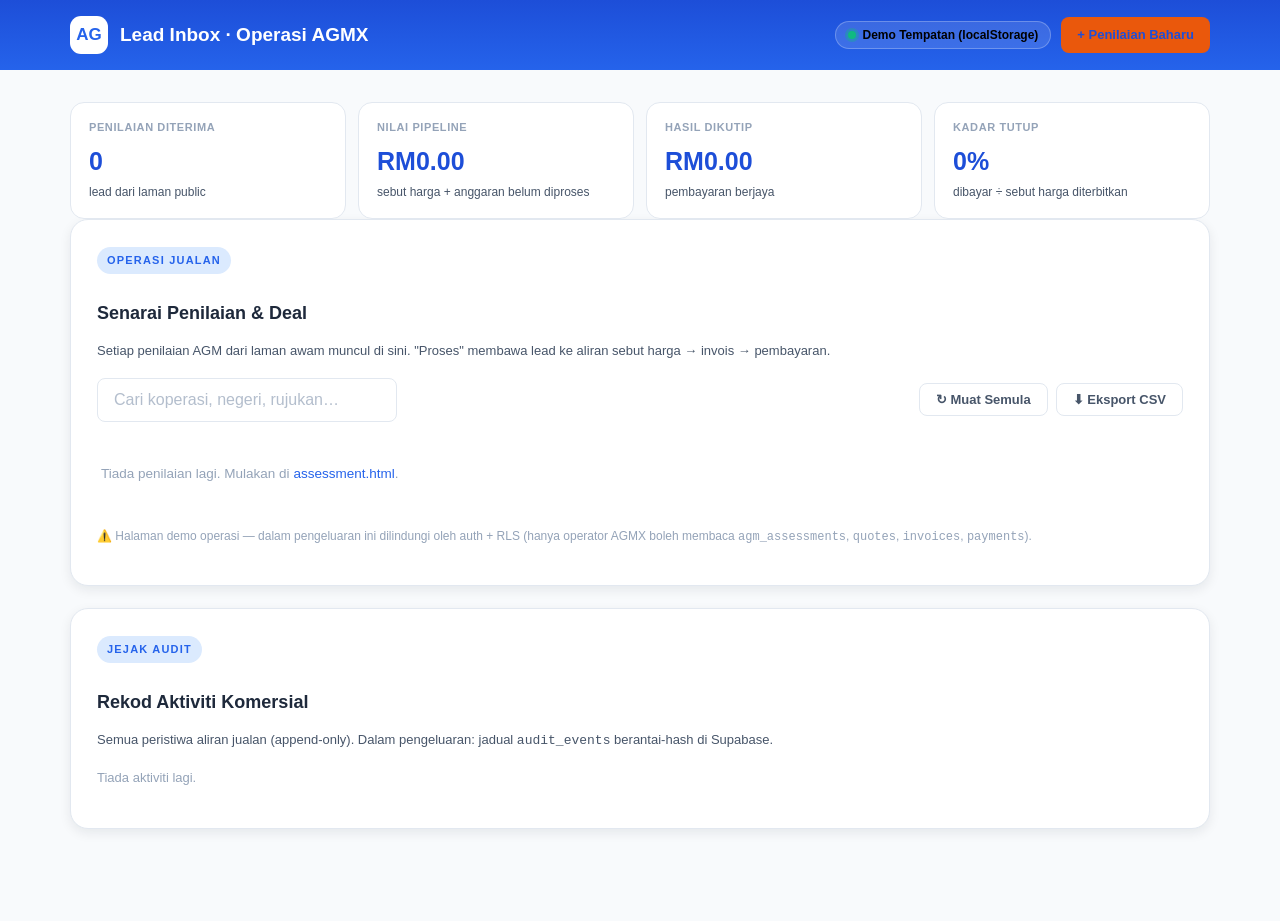
<file: leads.html>
<!DOCTYPE html>
<html lang="ms">
<head>
  <meta charset="UTF-8">
  <meta name="viewport" content="width=device-width, initial-scale=1.0">
  <meta name="robots" content="noindex">
  <meta name="description" content="Lead Inbox AGMX — operasi jualan: penilaian, sebut harga, invois dan pembayaran AGM koperasi.">
  <title>Lead Inbox · AGMX Operasi</title>
  <link rel="icon" type="image/svg+xml" href="data:image/svg+xml,%3Csvg xmlns='http://www.w3.org/2000/svg' viewBox='0 0 64 64'%3E%3Crect width='64' height='64' rx='14' fill='%230B5394'/%3E%3Ctext x='50%25' y='52%25' text-anchor='middle' dominant-baseline='central' font-family='Arial' font-weight='800' font-size='28' fill='%23D4A017'%3EAG%3C/text%3E%3C/svg%3E">
  <link rel="stylesheet" href="styles.css">
  <style>
    body { background: var(--c-bg); }
    .as-header { background: linear-gradient(180deg, var(--c-primary-700), var(--c-primary)); color: #fff; padding: 16px 0; }
    .as-header .wrap { display: flex; align-items: center; justify-content: space-between; gap: 16px; flex-wrap: wrap; }
    .as-brand { display: flex; align-items: center; gap: 12px; font-weight: 800; font-size: 19px; }
    .as-brand .ag-badge { width: 38px; height: 38px; border-radius: 11px; background: #fff; color: var(--c-primary); display: grid; place-items: center; font-size: 17px; font-weight: 800; }
    .header-actions { display: flex; gap: 10px; align-items: center; flex-wrap: wrap; }
    .wrap { max-width: 1180px; margin: 0 auto; padding: 0 20px; }
    .as-main { padding: 32px 0 72px; }
    .as-card { background: #fff; border: 1px solid var(--c-border); border-radius: 18px; box-shadow: var(--sh-md); padding: 26px; margin-bottom: 22px; }
    .as-card h2 { font-size: 18px; font-weight: 800; margin-bottom: 4px; }
    .as-card .sub { font-size: 13px; color: var(--c-text-2); margin-bottom: 16px; }
    .section-tag { display: inline-flex; align-items: center; gap: 6px; font-size: 11px; font-weight: 700; letter-spacing: 1.2px; text-transform: uppercase; color: var(--c-primary); background: var(--c-primary-100); padding: 5px 10px; border-radius: 999px; margin-bottom: 10px; }

    .backend-chip { display: inline-flex; align-items: center; gap: 7px; font-size: 12px; font-weight: 600; padding: 6px 12px; border-radius: 999px; background: rgba(255,255,255,0.12); border: 1px solid rgba(255,255,255,0.25); cursor: pointer; }
    .backend-chip .dot { width: 8px; height: 8px; border-radius: 50%; background: var(--c-warning); }
    .backend-chip.live .dot { background: var(--c-success); box-shadow: 0 0 0 3px rgba(16,185,129,0.35); }

    .metric-grid { display: grid; grid-template-columns: repeat(auto-fit, minmax(180px, 1fr)); gap: 12px; }
    .metric { background: #fff; border: 1px solid var(--c-border); border-radius: 14px; padding: 16px 18px; }
    .metric .k { font-size: 11px; color: var(--c-text-3); text-transform: uppercase; letter-spacing: 0.6px; font-weight: 700; }
    .metric .v { font-size: 25px; font-weight: 800; color: var(--c-primary-700); margin-top: 4px; font-variant-numeric: tabular-nums; }
    .metric .d { font-size: 12px; color: var(--c-text-2); margin-top: 2px; }

    .toolbar { display: flex; gap: 10px; align-items: center; justify-content: space-between; flex-wrap: wrap; margin-bottom: 14px; }
    .search-input { max-width: 300px; }

    .deals-table { width: 100%; border-collapse: collapse; font-size: 13px; }
    .deals-table th { text-align: left; font-size: 11px; text-transform: uppercase; letter-spacing: 0.6px; color: var(--c-text-3); padding: 9px 10px; border-bottom: 1.5px solid var(--c-border); white-space: nowrap; }
    .deals-table td { padding: 11px 10px; border-bottom: 1px solid var(--c-divider); vertical-align: top; }
    .deals-table tr:hover td { background: var(--c-surface-2); }
    .num { text-align: right; font-variant-numeric: tabular-nums; white-space: nowrap; }
    .cell-sub { color: var(--c-text-3); font-size: 11.5px; margin-top: 2px; }

    .audit-item { display: flex; gap: 10px; padding: 7px 0; border-bottom: 1px solid var(--c-divider); font-size: 12.5px; }
    .audit-item:last-child { border-bottom: none; }
    .audit-item .t { color: var(--c-text-3); font-variant-numeric: tabular-nums; white-space: nowrap; }

    /* Backend settings dialog */
    dialog { border: none; border-radius: 18px; box-shadow: var(--sh-pop); padding: 26px; width: min(480px, 92vw); }
    dialog::backdrop { background: rgba(15,23,42,0.45); }
    dialog h3 { margin: 0 0 4px; font-size: 17px; }
    dialog .sub { font-size: 13px; color: var(--c-text-2); margin-bottom: 16px; }
    .fine { font-size: 12px; color: var(--c-text-3); line-height: 1.6; margin-top: 14px; }
    .toast { position: fixed; bottom: 24px; right: 24px; background: var(--c-primary-700); color: #fff; padding: 14px 20px; border-radius: 12px; font-size: 14px; font-weight: 600; box-shadow: var(--sh-lg); opacity: 0; transform: translateY(12px); transition: all 0.25s; z-index: 50; max-width: 340px; }
    .toast.show { opacity: 1; transform: translateY(0); }
    @media (max-width: 720px) { .as-card { padding: 16px; } .toolbar { justify-content: flex-start; } }
  </style>
</head>
<body>
  <header class="as-header">
    <div class="wrap">
      <div class="as-brand"><span class="ag-badge">AG</span> Lead Inbox · Operasi AGMX</div>
      <div class="header-actions">
        <button class="backend-chip" id="backend-chip" title="Tukar backend">
          <span class="dot"></span><span id="backend-label">Backend…</span>
        </button>
        <a href="assessment.html" class="btn btn-sm" style="background:var(--c-accent);color:var(--c-primary-700);font-weight:700">+ Penilaian Baharu</a>
      </div>
    </div>
  </header>

  <main class="as-main">
    <div class="wrap">

      <!-- Metrics -->
      <div class="metric-grid" id="metric-grid">
        <div class="metric"><div class="k">Penilaian Diterima</div><div class="v" id="m-leads">0</div><div class="d">lead dari laman public</div></div>
        <div class="metric"><div class="k">Nilai Pipeline</div><div class="v" id="m-pipeline">RM0</div><div class="d">sebut harga + anggaran belum diproses</div></div>
        <div class="metric"><div class="k">Hasil Dikutip</div><div class="v" id="m-collected">RM0</div><div class="d">pembayaran berjaya</div></div>
        <div class="metric"><div class="k">Kadar Tutup</div><div class="v" id="m-close">0%</div><div class="d">dibayar ÷ sebut harga diterbitkan</div></div>
      </div>

      <!-- Deals table -->
      <div class="as-card">
        <span class="section-tag">Operasi Jualan</span>
        <h2>Senarai Penilaian &amp; Deal</h2>
        <p class="sub">Setiap penilaian AGM dari laman awam muncul di sini. "Proses" membawa lead ke aliran sebut harga → invois → pembayaran.</p>
        <div class="toolbar">
          <input class="input search-input" id="search" type="search" placeholder="Cari koperasi, negeri, rujukan…">
          <div style="display:flex;gap:8px">
            <button class="btn btn-ghost btn-sm" id="btn-refresh">↻ Muat Semula</button>
            <button class="btn btn-ghost btn-sm" id="btn-export">⬇ Eksport CSV</button>
          </div>
        </div>
        <div style="overflow-x:auto" id="deals-wrap"></div>
        <p class="fine">⚠️ Halaman demo operasi — dalam pengeluaran ini dilindungi oleh auth + RLS (hanya operator AGMX boleh membaca <code>agm_assessments</code>, <code>quotes</code>, <code>invoices</code>, <code>payments</code>).</p>
      </div>

      <!-- Audit log -->
      <div class="as-card">
        <span class="section-tag">Jejak Audit</span>
        <h2>Rekod Aktiviti Komersial</h2>
        <p class="sub">Semua peristiwa aliran jualan (append-only). Dalam pengeluaran: jadual <code>audit_events</code> berantai-hash di Supabase.</p>
        <div id="audit-list"></div>
      </div>

    </div>
  </main>

  <!-- Backend settings -->
  <dialog id="backend-dialog">
    <h3>Tetapan Backend</h3>
    <p class="sub">Demo menyimpan data dalam pelayar ini (localStorage). Untuk pengeluaran, sambungkan projek Supabase — RPC yang diperlukan ada dalam <code>supabase/schema.sql</code>.</p>
    <div class="form-row">
      <div>
        <label class="label" for="sb-url">URL Projek Supabase</label>
        <input class="input" id="sb-url" type="url" placeholder="https://xxxx.supabase.co">
      </div>
    </div>
    <div class="form-row">
      <div>
        <label class="label" for="sb-key">Anon Key (public)</label>
        <input class="input" id="sb-key" type="text" placeholder="eyJhbGciOi…">
      </div>
    </div>
    <div style="display:flex;gap:10px;justify-content:flex-end;margin-top:18px">
      <button class="btn btn-ghost" id="sb-clear">Guna Demo Tempatan</button>
      <button class="btn btn-primary" id="sb-save">Simpan &amp; Muat Semula</button>
    </div>
    <p class="fine">Anon key adalah kunci awam — selamat untuk pelayar dengan RLS aktif. Jangan masukkan service_role key di sini.</p>
  </dialog>

  <div class="toast" id="toast"></div>

  <script src="api.js"></script>
  <script src="leads.js"></script>
</body>
</html>
</file>
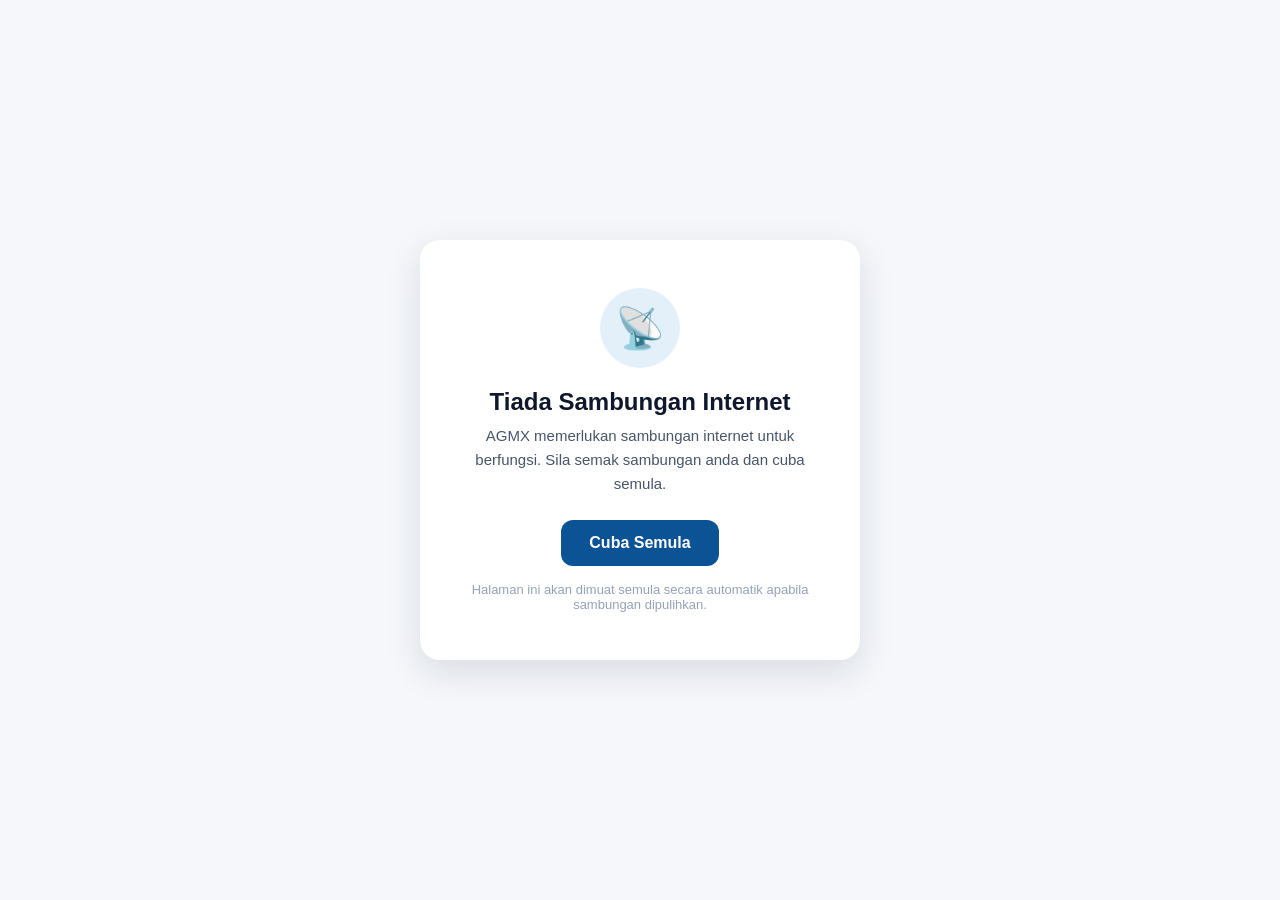
<file: offline.html>
<!DOCTYPE html>
<html lang="ms">
<head>
  <meta charset="UTF-8">
  <meta name="viewport" content="width=device-width, initial-scale=1.0">
  <title>AGMX · Luar Talian</title>
  <style>
    *, *::before, *::after { box-sizing: border-box; margin: 0; padding: 0; }
    body {
      font-family: -apple-system, BlinkMacSystemFont, "Segoe UI", Inter, Helvetica, sans-serif;
      background: #F5F7FB; color: #0F172A;
      display: flex; align-items: center; justify-content: center;
      min-height: 100dvh; padding: 24px;
    }
    .card {
      background: #fff; border-radius: 20px; padding: 48px 40px;
      box-shadow: 0 12px 36px rgba(15,23,42,0.12);
      text-align: center; max-width: 440px;
    }
    .icon {
      width: 80px; height: 80px; background: #E3F0FA;
      border-radius: 50%; display: flex; align-items: center; justify-content: center;
      margin: 0 auto 20px; font-size: 40px;
    }
    h1 { font-size: 24px; font-weight: 800; margin-bottom: 8px; }
    p { font-size: 15px; color: #475569; line-height: 1.6; margin-bottom: 24px; }
    .btn {
      display: inline-flex; align-items: center; gap: 8px;
      background: #0B5394; color: #fff; border: none;
      padding: 14px 28px; border-radius: 12px; font-size: 16px; font-weight: 700;
      cursor: pointer; text-decoration: none; transition: background 0.15s;
    }
    .btn:hover { background: #084375; }
    .btn:focus-visible { outline: 3px solid #D4A017; outline-offset: 2px; }
    .hint { margin-top: 16px; font-size: 13px; color: #94A3B8; }
  </style>
</head>
<body>
  <div class="card" role="alert">
    <div class="icon">📡</div>
    <h1>Tiada Sambungan Internet</h1>
    <p>AGMX memerlukan sambungan internet untuk berfungsi. Sila semak sambungan anda dan cuba semula.</p>
    <button class="btn" onclick="location.reload()">Cuba Semula</button>
    <div class="hint">Halaman ini akan dimuat semula secara automatik apabila sambungan dipulihkan.</div>
  </div>
</body>
</html>
</file>
<file: styles.css>
/* ============================================================
   AGMX Enterprise Design System
   - Glassmorphism + Enterprise SaaS Standards
   - Compliance-by-Design, Zero Training Required
   - One Screen, One Action, Senior Friendly
   ============================================================ */

:root {
  /* ===== Color System ===== */
  /* Primary - Trust Blue */
  --color-primary: #2563EB;
  --color-primary-50: #EFF6FF;
  --color-primary-100: #DBEAFE;
  --color-primary-200: #BFDBFE;
  --color-primary-300: #93C5FD;
  --color-primary-400: #60A5FA;
  --color-primary-500: #3B82F6;
  --color-primary-600: #2563EB;
  --color-primary-700: #1D4ED8;
  --color-primary-800: #1E40AF;
  --color-primary-900: #1E3A8A;

  /* Secondary - Blue */
  --color-secondary: #3B82F6;
  --color-secondary-100: #DBEAFE;

  /* Accent/CTA - Orange (Enterprise Grade) */
  --color-accent: #EA580C;
  --color-accent-100: #FFF7ED;
  --color-accent-600: #EA580C;
  --color-on-accent: #000000;

  /* Success */
  --color-success: #10B981;
  --color-success-100: #D1FAE5;
  --color-success-600: #059669;

  /* Warning */
  --color-warning: #F59E0B;
  --color-warning-100: #FEF3C7;
  --color-warning-600: #D97706;

  /* Danger/Error */
  --color-danger: #DC2626;
  --color-danger-100: #FEE2E2;
  --color-danger-600: #DC2626;

  /* Info */
  --color-info: #3B82F6;
  --color-info-100: #DBEAFE;

  /* Surfaces */
  --color-background: #F8FAFC;
  --color-surface: #FFFFFF;
  --color-surface-2: #F8FAFC;
  --color-card: #FFFFFF;
  --color-card-foreground: #1E293B;

  /* Borders */
  --color-border: #E2E8F0;
  --color-border-strong: #CBD5E1;
  --color-divider: #E2E8F0;

  /* Text (verified: on-primary #fff 5.17:1, on-accent #000 5.9:1) */
  --color-foreground: #1E293B;
  --color-on-primary: #FFFFFF;
  --color-on-secondary: #000000;
  --color-on-accent: #000000;
  --color-on-destructive: #FFFFFF;
  --color-text: #1E293B;
  --color-text-2: #475569;
  --color-text-3: #94A3B8;
  --color-muted: #E9EFF8;
  --color-muted-foreground: #475569;

  /* Legacy compatibility */
  --c-primary: #2563EB;
  --c-primary-600: #2563EB;
  --c-primary-700: #1D4ED8;
  --c-primary-100: #DBEAFE;
  --c-accent: #EA580C;
  --c-accent-ink: #EA580C;
  --c-accent-100: #FFF7ED;
  --c-success: #10B981;
  --c-success-100: #D1FAE5;
  --c-warning: #F59E0B;
  --c-warning-100: #FEF3C7;
  --c-warning-600: #D97706;
  --c-danger: #DC2626;
  --c-danger-100: #FEE2E2;
  --c-info: #3B82F6;
  --c-bg: #F8FAFC;
  --c-surface: #FFFFFF;
  --c-surface-2: #F8FAFC;
  --c-border: #E2E8F0;
  --c-border-strong: #CBD5E1;
  --c-divider: #E2E8F0;
  --c-text: #1E293B;
  --c-text-2: #475569;
  --c-text-3: #94A3B8;
  --c-text-inv: #FFFFFF;

  /* Status Colors */
  --c-success: #10B981;
  --c-success-100: #D1FAE5;
  --c-warning: #F59E0B;
  --c-warning-100: #FEF3C7;
  --c-danger: #DC2626;
  --c-danger-100: #FEE2E2;
  --c-info: #3B82F6;
  --c-info-100: #DBEAFE;

  /* Sizes */
  --r-sm: 4px;
  --r-md: 8px;
  --r-lg: 12px;
  --r-xl: 16px;
  --r-2xl: 24px;

  /* Shadows */
  --shadow-sm: 0 1px 2px rgba(0, 0, 0, 0.05);
  --shadow-md: 0 4px 6px -1px rgba(0, 0, 0, 0.1), 0 2px 4px -1px rgba(0, 0, 0, 0.06);
  --shadow-lg: 0 10px 15px -3px rgba(0, 0, 0, 0.1), 0 4px 6px -2px rgba(0, 0, 0, 0.05);
  --shadow-xl: 0 20px 25px -5px rgba(0, 0, 0, 0.1), 0 10px 10px -5px rgba(0, 0, 0, 0.04);
  --shadow-2xl: 0 25px 50px -12px rgba(0, 0, 0, 0.25);

  /* Shadows with color */
  --shadow-sm: 0 1px 2px 0 rgba(0, 0, 0, 0.05);
  --shadow-md: 0 4px 6px -1px rgba(0, 0, 0, 0.1), 0 2px 4px -1px rgba(0, 0, 0, 0.06);
  --shadow-lg: 0 10px 15px -3px rgba(0, 0, 0, 0.1), 0 4px 6px -2px rgba(0, 0, 0, 0.05);
  --shadow-xl: 0 20px 25px -5px rgba(0, 0, 0, 0.1), 0 10px 10px -5px rgba(0, 0, 0, 0.04);

  /* Glassmorphism */
  --glass-bg: rgba(255, 255, 255, 0.7);
  --glass-border: rgba(255, 255, 255, 0.2);
  --glass-shadow: 0 8px 32px rgba(0, 0, 0, 0.08);

  /* Dark mode glass */
  --glass-bg-dark: rgba(30, 41, 59, 0.7);
  --glass-border-dark: rgba(255, 255, 255, 0.1);

  /* Shadows (legacy) */
  --sh-sm: 0 1px 2px rgba(15,23,42,0.05);
  --sh-md: 0 4px 12px rgba(15,23,42,0.08);
  --sh-lg: 0 12px 36px rgba(15,23,42,0.12);
  --sh-pop: 0 20px 60px rgba(15,23,42,0.18);

  /* Layout */
  --nav-w: 260px;
  --header-h: 64px;
  --sidebar-w: 260px;
  --header-h: 64px;

  /* Spacing Scale */
  --space-1: 4px;
  --space-2: 8px;
  --space-3: 12px;
  --space-4: 16px;
  --space-5: 20px;
  --space-6: 24px;
  --space-8: 32px;
  --space-10: 40px;
  --space-12: 48px;
  --space-16: 64px;

  /* Border Radius */
  --radius-sm: 4px;
  --radius-md: 8px;
  --radius-lg: 12px;
  --radius-xl: 16px;
  --radius-2xl: 24px;
  --radius-full: 9999px;

  /* Transitions */
  --transition-fast: 150ms ease;
  --transition-base: 200ms ease;
  --transition-slow: 300ms ease;

  /* Z-index scale */
  --z-dropdown: 100;
  --z-sticky: 100;
  --z-modal: 500;
  --z-toast: 600;
  --z-tooltip: 700;

  /* Typography */
  --font-sans: 'Plus Jakarta Sans', -apple-system, BlinkMacSystemFont, 'Segoe UI', Roboto, 'Helvetica Neue', Arial, sans-serif;
  --font-mono: 'JetBrains Mono', 'Fira Code', monospace;

  /* Font sizes */
  --text-xs: 0.75rem;    /* 12px */
  --text-sm: 0.875rem;   /* 14px */
  --text-base: 1rem;     /* 16px */
  --text-lg: 1.125rem;   /* 18px */
  --text-xl: 1.25rem;    /* 20px */
  --text-2xl: 1.5rem;    /* 24px */
  --text-3xl: 1.875rem;  /* 30px */
  --text-4xl: 2.25rem;   /* 36px */
  --text-5xl: 3rem;      /* 48px */

  /* Font weights */
  --font-normal: 400;
  --font-medium: 500;
  --font-semibold: 600;
  --font-bold: 700;
  --font-extrabold: 800;

  /* Line heights */
  --leading-tight: 1.25;
  --leading-snug: 1.375;
  --leading-normal: 1.5;
  --leading-relaxed: 1.625;

  /* Focus ring */
  --focus-ring: 0 0 0 3px rgba(37, 99, 235, 0.4);

  /* Glassmorphism */
  --glass-bg: rgba(255, 255, 255, 0.7);
  --glass-border: rgba(255, 255, 255, 0.2);
  --glass-shadow: 0 8px 32px rgba(0, 0, 0, 0.08);
  --glass-bg-dark: rgba(30, 41, 59, 0.7);
  --glass-border-dark: rgba(255, 255, 255, 0.1);

  /* Layout */
  --nav-w: 260px;
  --header-h: 64px;
  --sidebar-w: 260px;
  --header-h: 64px;

  /* Spacing Scale */
  --space-1: 4px;
  --space-2: 8px;
  --space-3: 12px;
  --space-4: 16px;
  --space-5: 20px;
  --space-6: 24px;
  --space-8: 32px;
  --space-10: 40px;
  --space-12: 48px;
  --space-16: 64px;

  /* Border Radius */
  --radius-sm: 4px;
  --radius-md: 8px;
  --radius-lg: 12px;
  --radius-xl: 16px;
  --radius-2xl: 24px;
  --radius-full: 9999px;

  /* Transitions */
  --transition-fast: 150ms ease;
  --transition-base: 200ms ease;
  --transition-slow: 300ms ease;

  /* Z-index scale */
  --z-dropdown: 100;
  --z-sticky: 100;
  --z-modal: 500;
  --z-toast: 600;
  --z-tooltip: 700;
}

/* ============================================================
   Fonts & Global Reset
   ============================================================ */
@import url('https://fonts.googleapis.com/css2?family=Plus+Jakarta+Sans:ital,wght@0,400;0,500;0,600;0,600;0,700;0,800;1,400&display=swap');

*, *::before, *::after { box-sizing: border-box; }
html { scroll-behavior: smooth; }
html, body { margin: 0; padding: 0; height: 100%; }
body {
  font-family: 'Plus Jakarta Sans', -apple-system, BlinkMacSystemFont, 'Segoe UI', Roboto, 'Helvetica Neue', Arial, sans-serif;
  font-size: 16px;
  line-height: 1.6;
  color: #1E293B;
  background: #F8FAFC;
  -webkit-font-smoothing: antialiased;
  -moz-osx-font-smoothing: grayscale;
  text-rendering: optimizeLegibility;
  font-variant-numeric: tabular-nums;
}
:focus-visible {
  outline: 2px solid #2563EB;
  outline-offset: 2px;
  border-radius: 4px;
}
::selection { background: rgba(37, 99, 235, 0.18); }
.sidebar :focus-visible, .hall-main :focus-visible, .senior-top :focus-visible {
  outline-color: #EA580C;
}
::selection { background: rgba(37, 99, 235, 0.18); }

/* Respect user motion preferences */
@media (prefers-reduced-motion: reduce) {
  *, *::before, *::after {
    animation-duration: 0.01ms !important;
    animation-iteration-count: 1 !important;
    transition-duration: 0.01ms !important;
    scroll-behavior: auto !important;
  }
}
button { font-family: inherit; cursor: pointer; border: none; background: none; }
button:disabled { opacity: 0.5; cursor: not-allowed; pointer-events: none; }
input, select, textarea { font-family: inherit; }
input::placeholder, textarea::placeholder { color: #94A3B8; opacity: 0.7; }
a { color: #2563EB; text-decoration: none; }
a:hover { text-decoration: underline; }

/* ============================================================
   Utility Classes
   ============================================================ */
.sr-only { position: absolute; width: 1px; height: 1px; padding: 0; margin: -1px; overflow: hidden; clip: rect(0,0,0,0); white-space: nowrap; border: 0; }

.flex { display: flex; }
.flex-col { flex-direction: column; }
.flex-1 { flex: 1; }
.flex-auto { flex: 1 1 auto; }
.items-center { align-items: center; }
.items-start { align-items: flex-start; }
.items-end { align-items: flex-end; }
.justify-center { justify-content: center; }
.justify-between { justify-content: space-between; }
.justify-end { justify-content: flex-end; }
.gap-1 { gap: 4px; }
.gap-2 { gap: 8px; }
.gap-3 { gap: 12px; }
.gap-4 { gap: 16px; }
.gap-6 { gap: 24px; }
.gap-8 { gap: 32px; }
.p-1 { padding: 4px; }
.p-2 { padding: 8px; }
.p-3 { padding: 12px; }
.p-4 { padding: 16px; }
.p-6 { padding: 24px; }
.p-8 { padding: 32px; }
.px-4 { padding-left: 16px; padding-right: 16px; }
.py-2 { padding-top: 8px; padding-bottom: 8px; }
.py-4 { padding-top: 16px; padding-bottom: 16px; }
.mt-4 { margin-top: 16px; }
.mt-8 { margin-top: 32px; }
.mb-4 { margin-bottom: 16px; }
.mb-8 { margin-bottom: 32px; }
.mx-auto { margin-left: auto; margin-right: auto; }
.w-full { width: 100%; }
.h-full { height: 100%; }
.min-h-screen { min-height: 100vh; }
.flex-shrink-0 { flex-shrink: 0; }
.flex-1 { flex: 1 1 0%; }
.overflow-hidden { overflow: hidden; }
.overflow-auto { overflow: auto; }
.overflow-y-auto { overflow-y: auto; }
.overflow-x-auto { overflow-x: auto; }
.relative { position: relative; }
.absolute { position: absolute; }
.fixed { position: fixed; }
.sticky { position: sticky; }
.inset-0 { top: 0; right: 0; bottom: 0; left: 0; }
.z-10 { z-index: 10; }
.z-20 { z-index: 20; }
.z-40 { z-index: 40; }
.z-50 { z-index: 50; }
.z-100 { z-index: 100; }
.z-500 { z-index: 500; }

.text-xs { font-size: 0.75rem; line-height: 1.5; }
.text-sm { font-size: 0.875rem; }
.text-base { font-size: 1rem; }
.text-lg { font-size: 1.125rem; }
.text-xl { font-size: 1.25rem; }
.text-2xl { font-size: 1.5rem; }
.text-2xl { font-size: 1.5rem; }
.text-3xl { font-size: 1.875rem; }
.text-4xl { font-size: 2.25rem; }
.text-5xl { font-size: 3rem; }

.font-normal { font-weight: 400; }
.font-medium { font-weight: 500; }
.font-semibold { font-weight: 600; }
.font-bold { font-weight: 700; }
.font-extrabold { font-weight: 800; }

.text-primary { color: #2563EB; }
.text-secondary { color: #475569; }
.text-muted { color: #94A3B8; }
.text-white { color: #FFFFFF; }
.text-success { color: #10B981; }
.text-danger { color: #DC2626; }
.text-warning { color: #F59E0B; }
.text-muted { color: #94A3B8; }

.font-medium { font-weight: 500; }
.font-semibold { font-weight: 600; }
.font-bold { font-weight: 700; }
.font-extrabold { font-weight: 800; }

.leading-tight { line-height: 1.25; }
.leading-snug { line-height: 1.375; }
.leading-normal { line-height: 1.5; }
.leading-relaxed { line-height: 1.625; }

.rounded-sm { border-radius: 4px; }
.rounded-md { border-radius: 8px; }
.rounded-lg { border-radius: 12px; }
.rounded-xl { border-radius: 16px; }
.rounded-2xl { border-radius: 24px; }
.rounded-full { border-radius: 9999px; }

.shadow-sm { box-shadow: 0 1px 2px 0 rgba(0, 0, 0, 0.05); }
.shadow-md { box-shadow: 0 4px 6px -1px rgba(0, 0, 0, 0.1), 0 2px 4px -1px rgba(0, 0, 0, 0.06); }
.shadow-lg { box-shadow: 0 10px 15px -3px rgba(0, 0, 0, 0.1), 0 4px 6px -2px rgba(0, 0, 0, 0.05); }
.shadow-xl { box-shadow: 0 20px 25px -5px rgba(0, 0, 0, 0.1), 0 10px 10px -5px rgba(0, 0, 0, 0.04); }

.transition-fast { transition: all 150ms ease; }
.transition-base { transition: all 200ms ease; }
.transition-slow { transition: all 300ms ease; }

.cursor-pointer { cursor: pointer; }
.select-none { user-select: none; }
.overflow-hidden { overflow: hidden; }
.overflow-auto { overflow: auto; }
.overflow-y-auto { overflow-y: auto; }
.overflow-x-auto { overflow-x: auto; }
.relative { position: relative; }
.absolute { position: absolute; }
.fixed { position: fixed; }
.sticky { position: sticky; }
.inset-0 { top: 0; right: 0; bottom: 0; left: 0; }
.z-10 { z-index: 10; }
.z-20 { z-index: 20; }
.z-40 { z-index: 40; }
.z-50 { z-index: 50; }
.z-500 { z-index: 500; }

/* ============================================================
   Button Components
   ============================================================ */
.btn {
  display: inline-flex;
  align-items: center;
  justify-content: center;
  gap: 8px;
  padding: 12px 24px;
  font-size: 0.875rem;
  font-weight: 600;
  border-radius: 8px;
  transition: all 200ms ease;
  cursor: pointer;
  border: none;
  white-space: nowrap;
}
.btn:disabled {
  opacity: 0.5;
  cursor: not-allowed;
  pointer-events: none;
}
.btn-primary {
  background: #EA580C;
  color: #000000;
  box-shadow: 0 2px 4px rgba(234, 88, 12, 0.2);
}
.btn-primary:hover:not(:disabled) {
  background: #DC4A0C;
  color: #000000;
  box-shadow: 0 4px 12px rgba(234, 88, 12, 0.3);
  transform: translateY(-1px);
}
.btn-accent {
  background: #EA580C;
  color: #000000;
  box-shadow: 0 2px 4px rgba(234, 88, 12, 0.2);
}
.btn-accent:hover:not(:disabled) {
  background: #DC4A0C;
  color: #000000;
}
.btn-primary:focus-visible {
  outline: 2px solid #EA580C;
  outline-offset: 2px;
}
.btn-secondary {
  background: transparent;
  color: #2563EB;
  border: 2px solid #2563EB;
}
.btn-secondary:hover:not(:disabled) {
  background: #DBEAFE;
}
.btn-ghost {
  background: transparent;
  color: #475569;
  border: 1px solid #E2E8F0;
}
.btn-ghost:hover:not(:disabled) {
  background: #F1F5F9;
}
.btn-danger {
  background: #DC2626;
  color: white;
}
.btn-danger:hover:not(:disabled) {
  background: #B91C1C;
}
.btn-success {
  background: #10B981;
  color: white;
}
.btn-ghost {
  background: transparent;
  color: #475569;
  border: 1px solid #E2E8F0;
}
.btn-ghost:hover {
  background: #F1F5F9;
}
.btn-sm {
  padding: 8px 16px;
  font-size: 0.8125rem;
}
.btn-lg {
  padding: 16px 32px;
  font-size: 1rem;
}
.btn-block {
  width: 100%;
}
.btn-lg { padding: 16px 32px; font-size: 1rem; }
.btn-sm { padding: 8px 16px; font-size: 0.8125rem; }
.btn-icon { padding: 8px; width: 40px; height: 40px; }

/* Button with icon */
.btn-icon { display: inline-flex; align-items: center; justify-content: center; width: 40px; height: 40px; border-radius: 8px; }
.btn-icon-sm { width: 32px; height: 32px; }

/* ============================================================
   Form Components
   ============================================================ */
.form-group { display: flex; flex-direction: column; gap: 6px; }
.label { display: block; font-size: 0.875rem; font-weight: 500; color: #374151; margin-bottom: 6px; }
.input {
  width: 100%;
  padding: 12px 16px;
  font-size: 1rem;
  border: 1px solid #E2E8F0;
  border-radius: 8px;
  background: #FFFFFF;
  color: #1E293B;
  transition: border-color 150ms ease, box-shadow 150ms ease;
}
.input:focus {
  outline: none;
  border-color: #2563EB;
  box-shadow: 0 0 0 3px rgba(37, 99, 235, 0.2);
}
.input::placeholder { color: #94A3B8; }
.input-error { border-color: #DC2626; }
.input-error:focus { box-shadow: 0 0 0 3px rgba(220, 38, 38, 0.2); border-color: #DC2626; }
.input-sm { padding: 8px 12px; font-size: 0.875rem; }
.input-lg { padding: 16px 20px; font-size: 1.125rem; }
.textarea { min-height: 100px; resize: vertical; }
.select { appearance: none; background-image: url("data:image/svg+xml,%3Csvg xmlns='http://www.w3.org/2000/svg' width='16' height='16' viewBox='0 0 24 24' fill='none' stroke='%2364748B' stroke-width='2' stroke-linecap='round' stroke-linejoin='round'%3E%3Cpath d='M6 9l6 6 6-6'/%3E%3C/svg%3E"); background-position: right 12px center; background-repeat: no-repeat; padding-right: 40px; }

/* Checkbox & Radio */
.checkbox-wrapper { display: flex; align-items: center; gap: 8px; cursor: pointer; }
.checkbox-input { width: 18px; height: 18px; accent-color: #2563EB; cursor: pointer; }
.checkbox-label { font-size: 0.875rem; color: #374151; cursor: pointer; }

/* ============================================================
   Card Components
   ============================================================ */
.card {
  background: #FFFFFF;
  border: 1px solid #E2E8F0;
  border-radius: 12px;
  box-shadow: 0 1px 3px rgba(0, 0, 0, 0.05);
  transition: all 200ms ease;
}
.card:hover { box-shadow: 0 10px 15px -3px rgba(0, 0, 0, 0.1); }
.card-header { padding: 20px 24px; border-bottom: 1px solid #E2E8F0; }
.card-body { padding: 24px; }
.card-footer { padding: 16px 24px; border-top: 1px solid #E2E8F0; background: #F8FAFC; border-radius: 0 0 12px 12px; }

/* ============================================================
   Badge / Tag Components
   ============================================================ */
.badge {
  display: inline-flex;
  align-items: center;
  padding: 4px 10px;
  font-size: 0.75rem;
  font-weight: 600;
  border-radius: 9999px;
  line-height: 1;
}
.badge-primary { background: #DBEAFE; color: #1E40AF; }
.badge-success { background: #D1FAE5; color: #065F46; }
.badge-warning { background: #FEF3C7; color: #92400E; }
.badge-danger { background: #FEE2E2; color: #991B1B; }
.badge-info { background: #DBEAFE; color: #1E40AF; }
.badge-neutral { background: #F1F5F9; color: #475569; }
.badge-accent { background: #FFF7ED; color: #EA580C; }

/* ============================================================
   Table Components
   ============================================================ */
.table-container { overflow-x: auto; border-radius: 12px; border: 1px solid #E2E8F0; }
.table { width: 100%; border-collapse: collapse; font-size: 0.875rem; }
.table th { padding: 12px 16px; text-align: left; font-weight: 600; color: #64748B; background: #F8FAFC; border-bottom: 1px solid #E2E8F0; text-transform: uppercase; font-size: 0.75rem; letter-spacing: 0.05em; }
.table td { padding: 12px 16px; border-bottom: 1px solid #E2E8F0; color: #1E293B; }
.table tbody tr { transition: background 150ms ease; }
.table tbody tr:hover { background: #F8FAFC; }
.table tbody tr:last-child td { border-bottom: none; }

/* ============================================================
   Modal / Dialog
   ============================================================ */
.modal-overlay {
  position: fixed; inset: 0; background: rgba(0, 0, 0, 0.5);
  backdrop-filter: blur(4px);
  display: flex; align-items: center; justify-content: center;
  z-index: 500; padding: 24px;
  animation: fadeIn 200ms ease;
}
@keyframes fadeIn { from { opacity: 0; } to { opacity: 1; } }
.modal { background: white; border-radius: 16px; box-shadow: 0 25px 50px -12px rgba(0, 0, 0, 0.25); max-width: 500px; width: 100%; max-height: 90vh; overflow-y: auto; animation: slideUp 200ms ease; }
@keyframes slideUp { from { opacity: 0; transform: translateY(20px); } to { opacity: 1; transform: translateY(0); } }
.modal-header { padding: 24px 24px 16px; border-bottom: 1px solid #E2E8F0; display: flex; align-items: center; justify-content: space-between; }
.modal-title { font-size: 1.125rem; font-weight: 700; color: #1E293B; }
.modal-close { width: 32px; height: 32px; border-radius: 8px; display: flex; align-items: center; justify-content: center; color: #64748B; background: transparent; border: none; cursor: pointer; }
.modal-close:hover { background: #F1F5F9; color: #1E293B; }
.modal-body { padding: 24px; }
.modal-footer { padding: 16px 24px; border-top: 1px solid #E2E8F0; display: flex; justify-content: flex-end; gap: 8px; }

/* ============================================================
   Toast / Toast Notifications
   ============================================================ */
.toast-container { position: fixed; bottom: 24px; right: 24px; z-index: 9999; display: flex; flex-direction: column; gap: 8px; }
.toast { display: flex; align-items: center; gap: 12px; padding: 16px 20px; background: white; border-radius: 12px; box-shadow: 0 20px 25px -5px rgba(0,0,0,0.1); border-left: 4px solid; animation: slideIn 300ms ease; min-width: 300px; max-width: 400px; }
.toast-success { border-left-color: #10B981; }
.toast-error { border-left-color: #DC2626; }
.toast-warning { border-left-color: #F59E0B; }
.toast-info { border-left-color: #3B82F6; }
@keyframes slideIn { from { opacity: 0; transform: translateX(100%); } to { opacity: 1; transform: translateX(0); } }

/* ============================================================
   Tooltip
   ============================================================ */
.tooltip { position: absolute; z-index: 700; padding: 8px 12px; background: #1E293B; color: white; font-size: 0.75rem; border-radius: 6px; font-weight: 500; max-width: 240px; pointer-events: none; animation: fadeIn 150ms ease; }
.tooltip::after { content: ''; position: absolute; bottom: -4px; left: 50%; transform: translateX(-50%); border: 4px solid transparent; border-top-color: #1E293B; }

/* ============================================================
   Dropdown / Popover
   ============================================================ */
.dropdown { position: relative; }
.dropdown-menu { position: absolute; top: 100%; right: 0; margin-top: 8px; min-width: 200px; background: white; border: 1px solid #E2E8F0; border-radius: 12px; box-shadow: 0 20px 25px -5px rgba(0,0,0,0.1); padding: 8px; z-index: 100; animation: fadeIn 150ms ease; }
.dropdown-item { display: flex; align-items: center; gap: 12px; padding: 10px 16px; border-radius: 8px; font-size: 0.875rem; color: #374151; transition: background 100ms ease; cursor: pointer; }
.dropdown-item:hover { background: #F1F5F9; }
.dropdown-divider { height: 1px; background: #E2E8F0; margin: 8px 0; }

/* ============================================================
   Tabs
   ============================================================ */
.tabs { border-bottom: 1px solid #E2E8F0; }
.tabs-list { display: flex; gap: 4px; border-bottom: 1px solid #E2E8F0; }
.tab-trigger { padding: 12px 20px; font-size: 0.875rem; font-weight: 500; color: #64748B; border-bottom: 2px solid transparent; cursor: pointer; transition: all 150ms ease; }
.tab-trigger:hover { color: #374151; }
.tab-trigger[data-state="active"] { color: #2563EB; border-bottom-color: #2563EB; }
.tab-content { padding: 24px 0; }

/* ============================================================
   Sidebar / Navigation
   ============================================================ */
.sidebar { width: 260px; background: #FFFFFF; border-right: 1px solid #E2E8F0; height: 100vh; display: flex; flex-direction: column; position: sticky; top: 0; }
.sidebar-header { padding: 20px; border-bottom: 1px solid #E2E8F0; }
.nav-section { padding: 16px 12px 8px; }
.nav-section-title { font-size: 11px; font-weight: 700; text-transform: uppercase; letter-spacing: 0.05em; color: #94A3B8; margin-bottom: 8px; padding: 0 12px; }
.nav-item { display: flex; align-items: center; gap: 12px; padding: 10px 12px; border-radius: 8px; color: #64748B; font-size: 14px; font-weight: 500; text-decoration: none; transition: all 150ms ease; }
.nav-item:hover { background: #F1F5F9; color: #1E293B; }
.nav-item.active { background: #DBEAFE; color: #2563EB; font-weight: 600; }
.nav-icon { width: 20px; height: 20px; flex-shrink: 0; }

/* ============================================================
   Header / Top Bar
   ============================================================ */
.header { height: 64px; background: white; border-bottom: 1px solid #E2E8F0; display: flex; align-items: center; justify-content: space-between; padding: 0 24px; position: sticky; top: 0; z-index: 100; }
.header-left { display: flex; align-items: center; gap: 24px; }
.header-title { font-size: 1.125rem; font-weight: 700; color: #1E293B; }
.header-subtitle { font-size: 0.75rem; color: #64748B; }
.header-actions { display: flex; align-items: center; gap: 12px; }
.header-divider { width: 1px; height: 24px; background: #E2E8F0; }
.header-action-btn { width: 40px; height: 40px; border-radius: 8px; display: flex; align-items: center; justify-content: center; color: #64748B; background: transparent; border: none; cursor: pointer; transition: all 150ms; }
.header-action-btn:hover { background: #F1F5F9; color: #2563EB; }
.user-menu { position: relative; }
.user-avatar { width: 32px; height: 32px; border-radius: 50%; background: linear-gradient(135deg, #2563EB, #EA580C); color: white; display: flex; align-items: center; justify-content: center; font-weight: 700; font-size: 14px; }

/* ============================================================
   Layout Utilities
   ============================================================ */
.container { width: 100%; max-width: 1280px; margin: 0 auto; padding: 0 24px; }
.container-lg { max-width: 1280px; }
.container-xl { max-width: 1280px; }
.container-2xl { max-width: 1536px; }
.grid { display: grid; gap: 24px; }
.grid-cols-2 { grid-template-columns: repeat(2, 1fr); }
.grid-cols-3 { grid-template-columns: repeat(3, 1fr); }
.grid-cols-4 { grid-template-columns: repeat(4, 1fr); }
@media (max-width: 1024px) { .grid-cols-3, .grid-cols-4 { grid-template-columns: repeat(2, 1fr); } }
@media (max-width: 768px) { .grid-cols-2, .grid-cols-3, .grid-cols-4 { grid-template-columns: 1fr; } }
.flex { display: flex; }
.flex-col { flex-direction: column; }
.flex-1 { flex: 1; }
.items-center { align-items: center; }
.items-start { align-items: flex-start; }
.items-end { align-items: flex-end; }
.justify-center { justify-content: center; }
.justify-between { justify-content: space-between; }
.justify-end { justify-content: flex-end; }
.gap-1 { gap: 4px; } .gap-2 { gap: 8px; } .gap-3 { gap: 12px; }
.gap-4 { gap: 16px; } .gap-6 { gap: 24px; } .gap-8 { gap: 32px; }
.p-4 { padding: 16px; } .p-6 { padding: 24px; } .p-8 { padding: 32px; }
.mt-4 { margin-top: 16px; } .mt-8 { margin-top: 32px; }
.mb-4 { margin-bottom: 16px; } .mb-8 { margin-bottom: 32px; }
.mx-auto { margin-left: auto; margin-right: auto; }
.w-full { width: 100%; }
.h-full { height: 100%; }
.min-h-screen { min-height: 100vh; }
.flex { display: flex; } .flex-col { flex-direction: column; }
.items-center { align-items: center; } .items-start { align-items: flex-start; }
.justify-center { justify-content: center; }
.justify-between { justify-content: space-between; }
.justify-end { justify-content: flex-end; }
.overflow-hidden { overflow: hidden; }
.overflow-auto { overflow: auto; }
.overflow-y-auto { overflow-y: auto; }
.relative { position: relative; } .absolute { position: absolute; }
.fixed { position: fixed; } .sticky { position: sticky; }
.inset-0 { top: 0; right: 0; bottom: 0; left: 0; }
.z-10 { z-index: 10; } .z-20 { z-index: 20; } .z-50 { z-index: 50; }

/* ============================================================
   Responsive
   ============================================================ */
@media (max-width: 1024px) { .sidebar { position: fixed; left: 0; top: 0; bottom: 0; z-index: 50; transform: translateX(-100%); transition: transform 300ms ease; } .sidebar.open { transform: translateX(0); } }
@media (max-width: 768px) { .grid-cols-2, .grid-cols-3, .grid-cols-4 { grid-template-columns: 1fr; } .text-4xl { font-size: 2.25rem; } .text-5xl { font-size: 2.5rem; } .text-3xl { font-size: 1.875rem; } }

/* ============================================================
   Animations
   ============================================================ */
@keyframes fadeIn { from { opacity: 0; } to { opacity: 1; } }
@keyframes slideUp { from { opacity: 0; transform: translateY(10px); } to { opacity: 1; transform: translateY(0); } }
@keyframes slideDown { from { opacity: 0; transform: translateY(-10px); } to { opacity: 1; transform: translateY(0); } }
@keyframes slideInRight { from { opacity: 0; transform: translateX(20px); } to { opacity: 1; transform: translateX(0); } }
@keyframes pulse { 0%, 100% { opacity: 1; } 50% { opacity: 0.5; } }
@keyframes spin { from { transform: rotate(0deg); } to { transform: rotate(360deg); } }
.animate-fade-in { animation: fadeIn 200ms ease; }
.animate-slide-up { animation: slideUp 200ms ease; }
.animate-spin { animation: spin 1s linear infinite; }
.animate-pulse { animation: pulse 2s infinite; }

/* ============================================================
   Scrollbar
   ============================================================ */
::-webkit-scrollbar { width: 8px; height: 8px; }
::-webkit-scrollbar-track { background: transparent; }
::-webkit-scrollbar-thumb { background: #CBD5E1; border-radius: 4px; }
::-webkit-scrollbar-thumb:hover { background: #94A3B8; }
::-webkit-scrollbar-corner { background: transparent; }

/* ============================================================
   Skip Link (Accessibility)
   ============================================================ */
.skip-link { position: absolute; top: -100%; left: 50%; transform: translateX(-50%); padding: 12px 24px; background: #2563EB; color: white; border-radius: 8px; font-weight: 600; z-index: 1000; transition: top 0.2s; }
.skip-link:focus { top: 12px; }

/* ============================================================
   Loading States
   ============================================================ */
.skeleton { background: linear-gradient(90deg, #F1F5F9 25%, #E2E8F0 50%, #F1F5F9 75%); background-size: 200% 100%; animation: shimmer 1.5s infinite; border-radius: 8px; }
@keyframes shimmer { 0% { background-position: -200% 0; } 100% { background-position: 200% 0; } }
.skeleton-text { height: 1rem; width: 100%; }
.skeleton-avatar { width: 40px; height: 40px; border-radius: 50%; }
.skeleton-card { height: 200px; border-radius: 12px; }

/* ============================================================
   Print Styles
   ============================================================ */
@media print { .no-print { display: none !important; } .print-only { display: block !important; } body { background: white !important; } .no-print { display: none !important; } }

/* ============================================================
   Dark Mode Support (Optional)
   ============================================================ */
@media (prefers-color-scheme: dark) {
  :root {
    --color-background: #0F172A;
    --color-surface: #1E293B;
    --color-surface-2: #0F172A;
    --color-card: #1E293B;
    --color-border: #334155;
    --color-border-strong: #475569;
    --color-text: #F1F5F9;
    --color-text-2: #CBD5E1;
    --color-text-3: #94A3B8;
    --color-muted: #1E293B;
    --color-muted-foreground: #94A3B8;
    --color-bg: #0F172A;
    --c-bg: #0F172A;
    --c-surface: #1E293B;
    --c-surface-2: #0F172A;
    --c-border: #334155;
    --c-border-strong: #475569;
    --c-text: #F1F5F9;
    --c-text-2: #CBD5E1;
    --c-text-3: #94A3B8;
    --c-bg: #0F172A;
    --c-surface: #1E293B;
  }
  .sidebar { background: #1E293B; }
  .card { background: #1E293B; border-color: #334155; }
  .input { background: #0F172A; border-color: #334155; color: #F1F5F9; }
  .btn-secondary { background: #334155; color: #93C5FD; border-color: #334155; }
  .btn-ghost { color: #CBD5E1; border-color: #334155; }
  .btn-ghost:hover { background: #334155; }
  .card { background: #1E293B; border-color: #334155; }
  .input { background: #0F172A; border-color: #334155; color: #F1F5F9; }
  .sidebar { background: #1E293B; }
  .header { background: #1E293B; border-color: #334155; }
  .input:focus { border-color: #3B82F6; box-shadow: 0 0 0 3px rgba(59, 130, 246, 0.3); }
  .btn-secondary:hover { background: #334155; }
  .btn-ghost:hover { background: #334155; }
}

/* ============================================================
   Senior Mode / High Contrast
   ============================================================ */
.senior-mode { font-size: 18px; }
.senior-mode .btn { padding: 16px 32px; font-size: 1.125rem; }
.senior-mode .input { font-size: 1.125rem; padding: 16px 20px; }
.senior-mode .card { padding: 32px; }
.senior-mode .kpi-value { font-size: 3rem; }
.senior-mode .kpi-label { font-size: 1rem; }
.senior-mode .nav-item { padding: 14px 16px; font-size: 1rem; }
.senior-mode .nav-item .nav-icon { width: 24px; height: 24px; }
.senior-mode .btn { padding: 16px 32px; font-size: 1.125rem; }
.senior-mode .input { font-size: 1.125rem; padding: 16px 20px; }
.senior-mode .kpi-value { font-size: 3rem; }
.senior-mode .kpi-label { font-size: 1rem; }
.senior-mode .text-sm { font-size: 1rem; }
.senior-mode .text-base { font-size: 1.125rem; }
.senior-mode .text-lg { font-size: 1.25rem; }
.senior-mode .text-xl { font-size: 1.375rem; }
.senior-mode .text-2xl { font-size: 1.75rem; }
.senior-mode .text-3xl { font-size: 2.25rem; }

/* High Contrast Mode */
.high-contrast { --color-primary: #1D4ED8; --color-text: #000000; --color-bg: #FFFFFF; --c-bg: #FFFFFF; --c-text: #000000; --c-primary: #1D4ED8; --c-accent: #EA580C; --c-success: #059669; --c-danger: #DC2626; --c-warning: #D97706; --c-border: #000000; --c-border-strong: #000000; --c-divider: #000000; }
.high-contrast .btn-primary { background: #000000; color: #FFFFFF; border: 2px solid #000000; }
.high-contrast .btn-secondary { background: #FFFFFF; color: #000000; border: 2px solid #000000; }
.high-contrast .card { border: 2px solid #000000; }
.high-contrast .input { border: 2px solid #000000; }
.high-contrast .card { border: 2px solid #000000; }
.high-contrast .sidebar { border-right: 2px solid #000000; }
.high-contrast .header { border-bottom: 2px solid #000000; }
.high-contrast .nav-item.active { background: #000000; color: #FFFFFF; }
.high-contrast .btn-primary { background: #000000; color: #FFFFFF; border: 2px solid #000000; }
.high-contrast .btn-secondary { background: #FFFFFF; color: #000000; border: 2px solid #000000; }
.high-contrast a { color: #000000; text-decoration: underline; }

/* ============================================================
   Reduced Motion
   ============================================================ */
@media (prefers-reduced-motion: reduce) {
  *, *::before, *::after {
    animation-duration: 0.01ms !important;
    animation-iteration-count: 1 !important;
    transition-duration: 0.01ms !important;
    scroll-behavior: auto !important;
  }
}

/* ============================================================
   Focus Visible
   ============================================================ */
:focus-visible {
  outline: 2px solid #2563EB;
  outline-offset: 2px;
  border-radius: 4px;
}

/* ============================================================
   Skip Link
   ============================================================ */
.skip-link { position: absolute; top: -100%; left: 50%; transform: translateX(-50%); padding: 12px 24px; background: #2563EB; color: white; border-radius: 8px; font-weight: 600; z-index: 1000; transition: top 0.2s; }
.skip-link:focus { top: 12px; }

/* ============================================================
   Skip Link
   ============================================================ */
.skip-link { position: absolute; top: -100%; left: 50%; transform: translateX(-50%); padding: 12px 24px; background: #2563EB; color: white; border-radius: 8px; font-weight: 600; z-index: 1000; transition: top 0.2s; }
.skip-link:focus { top: 12px; }

/* ============================================================
   Focus Visible
   ============================================================ */
:focus-visible {
  outline: 2px solid #2563EB;
  outline-offset: 2px;
  border-radius: 4px;
}

/* ============================================================
   Print Styles
   ============================================================ */
@media print {
  .no-print { display: none !important; }
  .sidebar, .header, .sidebar, .header, .no-print { display: none !important; }
  .main { grid-column: 1 / -1; }
  body { background: white !important; }
  .card { box-shadow: none; border: 1px solid #E2E8F0; }
}

/* ============================================================
   Senior Mode / High Contrast
   ============================================================ */
.senior-mode { font-size: 18px; }
.senior-mode .btn { padding: 16px 32px; font-size: 1.125rem; }
.senior-mode .input { font-size: 1.125rem; padding: 16px 20px; }
.senior-mode .card { padding: 32px; }
.senior-mode .kpi-value { font-size: 3rem; }
.senior-mode .kpi-label { font-size: 1rem; }
.senior-mode .nav-item { padding: 14px 16px; font-size: 1rem; }
.senior-mode .nav-item .nav-icon { width: 24px; height: 24px; }
.senior-mode .btn { padding: 16px 32px; font-size: 1.125rem; }
.senior-mode .input { font-size: 1.125rem; padding: 16px 20px; }
.senior-mode .kpi-value { font-size: 3rem; }
.senior-mode .kpi-label { font-size: 1rem; }
.senior-mode .text-sm { font-size: 1rem; }
.senior-mode .text-base { font-size: 1.125rem; }
.senior-mode .text-lg { font-size: 1.25rem; }
.senior-mode .text-xl { font-size: 1.375rem; }
.senior-mode .text-2xl { font-size: 1.75rem; }
.senior-mode .text-3xl { font-size: 2.25rem; }

/* High Contrast Mode */
.high-contrast { --color-primary: #1D4ED8; --color-text: #000000; --color-bg: #FFFFFF; --c-bg: #FFFFFF; --c-text: #000000; --c-primary: #1D4ED8; --c-accent: #EA580C; --c-success: #059669; --c-danger: #DC2626; --c-warning: #D97706; --c-border: #000000; --c-border-strong: #000000; --c-divider: #000000; }
.high-contrast .btn-primary { background: #000000; color: #FFFFFF; border: 2px solid #000000; }
.high-contrast .btn-secondary { background: #FFFFFF; color: #000000; border: 2px solid #000000; }
.high-contrast .card { border: 2px solid #000000; }
.high-contrast .input { border: 2px solid #000000; }
.high-contrast .card { border: 2px solid #000000; }
.high-contrast .sidebar { border-right: 2px solid #000000; }
.high-contrast .header { border-bottom: 2px solid #000000; }
.high-contrast .nav-item.active { background: #000000; color: #FFFFFF; }
.high-contrast .btn-primary { background: #000000; color: #FFFFFF; border: 2px solid #000000; }
.high-contrast .btn-secondary { background: #FFFFFF; color: #000000; border: 2px solid #000000; }
.high-contrast a { color: #000000; text-decoration: underline; }

/* ============================================================
   Reduced Motion
   ============================================================ */
@media (prefers-reduced-motion: reduce) {
  *, *::before, *::after {
    animation-duration: 0.01ms !important;
    animation-iteration-count: 1 !important;
    transition-duration: 0.01ms !important;
    scroll-behavior: auto !important;
  }
}

/* ============================================================
   Focus Visible
   ============================================================ */
:focus-visible {
  outline: 2px solid #2563EB;
  outline-offset: 2px;
  border-radius: 4px;
}

/* ============================================================
   Skip Link
   ============================================================ */
.skip-link { position: absolute; top: -100%; left: 50%; transform: translateX(-50%); padding: 12px 24px; background: #2563EB; color: white; border-radius: 8px; font-weight: 600; z-index: 1000; transition: top 0.2s; }
.skip-link:focus { top: 12px; }

/* ============================================================
   Print Styles
   ============================================================ */
@media print { .no-print { display: none !important; } .print-only { display: block !important; } body { background: white !important; } .no-print { display: none !important; } }

/* ============================================================
   Scrollbar
   ============================================================ */
::-webkit-scrollbar { width: 8px; height: 8px; }
::-webkit-scrollbar-track { background: transparent; }
::-webkit-scrollbar-thumb { background: #CBD5E1; border-radius: 4px; }
::-webkit-scrollbar-thumb:hover { background: #94A3B8; }
::-webkit-scrollbar-corner { background: transparent; }

/* ============================================================
   Selection
   ============================================================ */
::selection { background: rgba(37, 99, 235, 0.18); }

/* ============================================================
   Focus Visible
   ============================================================ */
:focus-visible {
  outline: 2px solid #2563EB;
  outline-offset: 2px;
  border-radius: 4px;
}

/* ============================================================
   Skip Link
   ============================================================ */
.skip-link { position: absolute; top: -100%; left: 50%; transform: translateX(-50%); padding: 12px 24px; background: #2563EB; color: white; border-radius: 8px; font-weight: 600; z-index: 1000; transition: top 0.2s; }
.skip-link:focus { top: 12px; }

/* ============================================================
   LOGIN VIEW — Google Auth + OTP + Role Picker
   ============================================================ */
.agmx-login {
  min-height: 100vh;
  min-height: 100dvh;
  display: flex;
  flex-direction: column;
  align-items: center;
  justify-content: center;
  gap: 32px;
  padding: 24px;
  background: linear-gradient(160deg, #0B5394 0%, #123E6E 45%, #0A2E52 100%);
  color: #fff;
}

.login-head { text-align: center; max-width: 420px; }
.login-logo {
  width: 64px; height: 64px;
  margin: 0 auto 20px;
  display: grid; place-items: center;
  border-radius: 16px;
  background: linear-gradient(135deg, #D4A017, #F5C542);
  color: #0A2E52;
  font-weight: 800; font-size: 24px;
  box-shadow: 0 8px 24px rgba(0, 0, 0, 0.25);
}
.login-title { margin: 0 0 6px; font-size: 22px; font-weight: 700; letter-spacing: -0.01em; }
.login-sub { margin: 0; font-size: 15px; opacity: 0.82; }

.login-body { width: 100%; max-width: 400px; }
.login-methods, .login-form { display: flex; flex-direction: column; gap: 14px; }
.login-form .field { display: flex; flex-direction: column; gap: 6px; }
.login-form .field-label { font-size: 13px; font-weight: 600; opacity: 0.9; }
.login-form .input {
  width: 100%;
  padding: 14px 16px;
  border: 1px solid rgba(255, 255, 255, 0.28);
  border-radius: 12px;
  background: rgba(255, 255, 255, 0.96);
  color: #0A2E52;
  font-size: 16px;
}
.login-form .input:focus { outline: 3px solid rgba(212, 160, 23, 0.55); border-color: #D4A017; }

.otp-input {
  text-align: center;
  letter-spacing: 0.5em;
  font-size: 26px !important;
  font-variant-numeric: tabular-nums;
  padding: 16px !important;
}

.login-hint { margin: -6px 0 0; font-size: 12.5px; opacity: 0.72; text-align: center; }
.login-sent { margin: 0; font-size: 14px; opacity: 0.88; text-align: center; }
.login-sent strong { color: #F5C542; }
.login-timer { margin: 0; font-size: 13px; opacity: 0.8; text-align: center; }
.login-timer strong { font-variant-numeric: tabular-nums; }

.login-divider {
  display: flex; align-items: center; gap: 12px;
  margin: 4px 0;
  font-size: 12px; opacity: 0.6; text-transform: uppercase; letter-spacing: 0.08em;
}
.login-divider::before, .login-divider::after {
  content: ""; flex: 1; height: 1px; background: rgba(255, 255, 255, 0.24);
}

.login-demo { flex-direction: column; gap: 3px; margin-top: 6px; }
.login-demo small { font-size: 11.5px; opacity: 0.7; }

.login-status {
  margin: 4px 0 0; min-height: 18px;
  font-size: 13px; text-align: center; opacity: 0.85;
}
.login-status.is-error { color: #FFB4A2; opacity: 1; }

.btn-google {
  display: flex; align-items: center; justify-content: center; gap: 10px;
  background: #fff; color: #0A2E52;
  border: 1px solid rgba(0, 0, 0, 0.08);
}
.btn-google:hover { background: #F5F7FB; transform: translateY(-1px); box-shadow: 0 6px 18px rgba(0, 0, 0, 0.2); }
.google-g { flex-shrink: 0; }

.role-grid { display: grid; grid-template-columns: repeat(2, 1fr); gap: 12px; margin-top: 6px; }
.role-card {
  padding: 20px 12px;
  border: 1px solid rgba(255, 255, 255, 0.26);
  border-radius: 14px;
  background: rgba(255, 255, 255, 0.1);
  color: #fff;
  font-size: 15px; font-weight: 600;
  cursor: pointer;
  transition: background 0.18s, transform 0.18s, border-color 0.18s;
}
.role-card:hover { background: rgba(255, 255, 255, 0.2); transform: translateY(-2px); border-color: #D4A017; }
.role-card:focus-visible { outline: 3px solid #F5C542; outline-offset: 2px; }

/* Light theme variant (when body is not dark) */
:root:not(.dark) .agmx-login { background: linear-gradient(160deg, #0B5394 0%, #123E6E 50%, #0A2E52 100%); }

/* High contrast */
.high-contrast .agmx-login { background: #000; }
.high-contrast .login-form .input { border-width: 2px; border-color: #fff; }
.high-contrast .role-card { border-width: 2px; }

/* Senior mode — larger targets */
.senior-mode .login-form .input { font-size: 19px; padding: 18px 16px; }
.senior-mode .btn-google, .senior-mode .login-form .btn { min-height: 60px; font-size: 18px; }
.senior-mode .role-card { min-height: 64px; font-size: 17px; }
.senior-mode .otp-input { font-size: 30px; padding: 20px !important; }

@media (prefers-reduced-motion: reduce) {
  .role-card, .btn-google { transition: none; }
  .role-card:hover, .btn-google:hover { transform: none; }
}

/* ============================================================
   Enterprise Landing (index.html) — Hero + Features + CTA
   Tokens: --color-*, 8pt rhythm, 375/768/1024/1440
   ============================================================ */
.container { max-width: 1160px; margin: 0 auto; padding: 0 20px; }
.skip-link { position: absolute; left: -999px; top: 0; background: #1D4ED8; color: #fff; padding: 10px 16px; border-radius: 0 0 8px 0; z-index: 100; }
.skip-link:focus { left: 0; }
.hero { background: linear-gradient(180deg, #EFF6FF 0%, #F8FAFC 100%); border-bottom: 1px solid #E2E8F0; }
.nav-top { display: flex; align-items: center; justify-content: space-between; gap: 16px; padding: 16px 0; }
.nav-brand { display: flex; align-items: center; gap: 10px; font-weight: 800; font-size: 20px; color: #1E293B; }
.nav-links { display: flex; gap: 20px; }
.nav-link { color: #475569; font-weight: 600; font-size: 14px; text-decoration: none; }
.nav-link:hover { color: #1D4ED8; }
.nav-actions { display: flex; gap: 10px; }
.hero-grid { display: grid; grid-template-columns: 1.05fr 0.95fr; gap: 32px; align-items: center; padding: 40px 0 56px; }
.badge { display: inline-flex; align-items: center; gap: 6px; font-size: 12px; font-weight: 700; letter-spacing: 0.4px; padding: 6px 12px; border-radius: 999px; background: #DBEAFE; color: #1D4ED8; }
.badge-accent { background: #FFF7ED; color: #9A3412; border: 1px solid #FED7AA; }
.hero h1 { font-size: clamp(32px, 4.5vw, 52px); line-height: 1.05; letter-spacing: -1px; margin: 16px 0 12px; color: #0F172A; }
.hero h1 .highlight { color: #2563EB; }
.hero-subtitle { font-size: 17px; line-height: 1.65; color: #475569; max-width: 560px; }
.hero-actions { display: flex; gap: 12px; margin-top: 22px; flex-wrap: wrap; }
.hero-proof { display: flex; gap: 24px; margin-top: 26px; }
.trust-number { font-size: 22px; font-weight: 800; color: #0F172A; display: block; }
.trust-label { font-size: 13px; color: #64748B; }
.dashboard-preview { background: #FFFFFF; border: 1px solid #E2E8F0; border-radius: 16px; box-shadow: 0 20px 50px rgba(15,23,42,0.12); overflow: hidden; }
.preview-header { display: flex; align-items: center; gap: 12px; padding: 12px 16px; border-bottom: 1px solid #E2E8F0; background: #F8FAFC; }
.window-controls { display: flex; gap: 6px; }
.dot { width: 10px; height: 10px; border-radius: 50%; background: #CBD5E1; display: inline-block; }
.preview-tabs { display: flex; gap: 8px; font-size: 12px; font-weight: 600; color: #64748B; }
.tab.active { color: #1D4ED8; background: #DBEAFE; padding: 4px 10px; border-radius: 999px; }
.preview-content { display: grid; grid-template-columns: 160px 1fr; min-height: 260px; }
.preview-sidebar { border-right: 1px solid #E2E8F0; padding: 12px; display: flex; flex-direction: column; gap: 6px; background: #F8FAFC; }
.sidebar-item { font-size: 13px; font-weight: 600; color: #64748B; padding: 8px 10px; border-radius: 8px; }
.sidebar-item.active { background: #FFFFFF; color: #1D4ED8; border: 1px solid #E2E8F0; }
.preview-main { padding: 16px; display: grid; gap: 12px; }
.preview-card { border: 1px solid #E2E8F0; border-radius: 12px; padding: 14px; }
.card-header { font-size: 12px; font-weight: 700; text-transform: uppercase; letter-spacing: 0.6px; color: #64748B; margin-bottom: 8px; }
.progress-ring { font-size: 28px; font-weight: 800; color: #1D4ED8; }
.motion-item { font-size: 13px; padding: 8px 10px; border: 1px solid #E2E8F0; border-radius: 8px; margin-top: 6px; background: #F8FAFC; }
.trust-bar { background: #FFFFFF; border-bottom: 1px solid #E2E8F0; }
.trust-grid { display: grid; grid-template-columns: repeat(6, 1fr); gap: 16px; padding: 20px 0; }
.trust-item { display: flex; flex-direction: column; gap: 2px; align-items: flex-start; }
.trust-icon { color: #2563EB; }
.section-header { text-align: center; max-width: 720px; margin: 0 auto 28px; }
.section-label { font-size: 12px; font-weight: 800; letter-spacing: 1.2px; text-transform: uppercase; color: #2563EB; }
.section-header h2 { font-size: clamp(26px, 3vw, 36px); letter-spacing: -0.5px; margin: 10px 0; color: #0F172A; }
.section-subtitle { color: #475569; font-size: 16px; line-height: 1.6; }
.features-section, .pricing-section, .trust-section { padding: 64px 0; }
.features-grid { display: grid; grid-template-columns: repeat(3, 1fr); gap: 16px; }
.feature-card { background: #FFFFFF; border: 1px solid #E2E8F0; border-radius: 14px; padding: 22px; transition: box-shadow 200ms ease, transform 200ms ease; }
.feature-card:hover { box-shadow: 0 12px 30px rgba(15,23,42,0.10); transform: translateY(-2px); }
.feature-card h3 { font-size: 17px; margin: 12px 0 6px; color: #0F172A; }
.feature-card p { font-size: 14px; color: #475569; line-height: 1.6; }
.feature-icon { width: 40px; height: 40px; border-radius: 10px; display: grid; place-items: center; background: #DBEAFE; color: #1D4ED8; }
.feature-icon.accent { background: #FFF7ED; color: #9A3412; }
.feature-icon.success { background: #D1FAE5; color: #047857; }
.pricing-grid { display: grid; grid-template-columns: repeat(4, 1fr); gap: 16px; }
.pricing-card { background: #FFFFFF; border: 1px solid #E2E8F0; border-radius: 14px; padding: 22px; display: flex; flex-direction: column; gap: 10px; }
.pricing-card.featured { border: 2px solid #EA580C; box-shadow: 0 12px 30px rgba(234,88,12,0.15); }
.plan-badge { font-size: 11px; font-weight: 800; letter-spacing: 1px; color: #64748B; }
.plan-badge.popular { color: #9A3412; }
.pricing-card h3 { font-size: 18px; color: #0F172A; }
.price { font-size: 28px; font-weight: 800; color: #0F172A; }
.price span { font-size: 13px; font-weight: 600; color: #64748B; }
.plan-desc { font-size: 13px; color: #64748B; }
.features { list-style: none; padding: 0; margin: 0; display: grid; gap: 8px; font-size: 13px; color: #334155; }
.features li::before { content: "✓ "; color: #059669; font-weight: 800; }
.trust-section .trust-grid { grid-template-columns: repeat(4, 1fr); }
.trust-card { background: #FFFFFF; border: 1px solid #E2E8F0; border-radius: 14px; padding: 20px; }
.trust-card h3 { font-size: 15px; margin: 10px 0 4px; }
.trust-card p { font-size: 13px; color: #64748B; }
.cta-section { padding: 40px 0 64px; }
.cta-card { background: linear-gradient(135deg, #1D4ED8, #2563EB); color: #fff; border-radius: 20px; padding: 48px 32px; text-align: center; }
.cta-card h2 { font-size: clamp(26px, 3vw, 36px); margin: 12px 0; }
.cta-card p { opacity: 0.9; }
.cta-badge { display: inline-flex; align-items: center; gap: 8px; background: rgba(255,255,255,0.15); border: 1px solid rgba(255,255,255,0.3); padding: 8px 14px; border-radius: 999px; font-size: 13px; font-weight: 700; }
.cta-actions { display: flex; gap: 12px; justify-content: center; margin-top: 20px; flex-wrap: wrap; }
.footer { border-top: 1px solid #E2E8F0; background: #FFFFFF; padding: 40px 0 24px; }
.footer-grid { display: grid; grid-template-columns: 1.4fr 1fr 1fr 1fr 1fr; gap: 24px; }
.footer-nav { display: flex; flex-direction: column; gap: 8px; }
.footer-nav h4 { font-size: 13px; text-transform: uppercase; letter-spacing: 0.6px; color: #64748B; }
.footer-nav a { font-size: 14px; color: #334155; text-decoration: none; }
.footer-nav a:hover { color: #1D4ED8; }
.footer-bottom { margin-top: 24px; padding-top: 16px; border-top: 1px solid #E2E8F0; font-size: 13px; color: #64748B; }
.how-section { padding: 64px 0; background: #FFFFFF; border-top: 1px solid #E2E8F0; border-bottom: 1px solid #E2E8F0; }
.how-grid { display: grid; grid-template-columns: repeat(4, 1fr); gap: 16px; counter-reset: step; }
.how-card { border: 1px solid #E2E8F0; border-radius: 14px; padding: 20px; background: #F8FAFC; }
.how-card h3 { font-size: 15px; margin-bottom: 6px; }
.how-card p { font-size: 13px; color: #475569; line-height: 1.6; }
.how-num { width: 28px; height: 28px; border-radius: 50%; background: #1D4ED8; color: #fff; display: grid; place-items: center; font-weight: 800; font-size: 13px; margin-bottom: 10px; }
@media (max-width: 1024px) { .pricing-grid { grid-template-columns: repeat(2, 1fr); } .features-grid { grid-template-columns: repeat(2, 1fr); } .trust-grid { grid-template-columns: repeat(3, 1fr); } .trust-section .trust-grid, .how-grid { grid-template-columns: repeat(2, 1fr); } .footer-grid { grid-template-columns: 1fr 1fr; } }
@media (max-width: 768px) { .hero-grid { grid-template-columns: 1fr; } .nav-links { display: none; } .preview-content { grid-template-columns: 1fr; } .preview-sidebar { flex-direction: row; overflow-x: auto; border-right: 0; border-bottom: 1px solid #E2E8F0; } }
@media (max-width: 375px) { .features-grid, .pricing-grid, .trust-grid, .how-grid { grid-template-columns: 1fr; } .hero-actions .btn { width: 100%; } }
@media (prefers-reduced-motion: reduce) { .feature-card, .feature-card:hover, .btn, .btn:hover { transition: none; transform: none; } }
</file>
